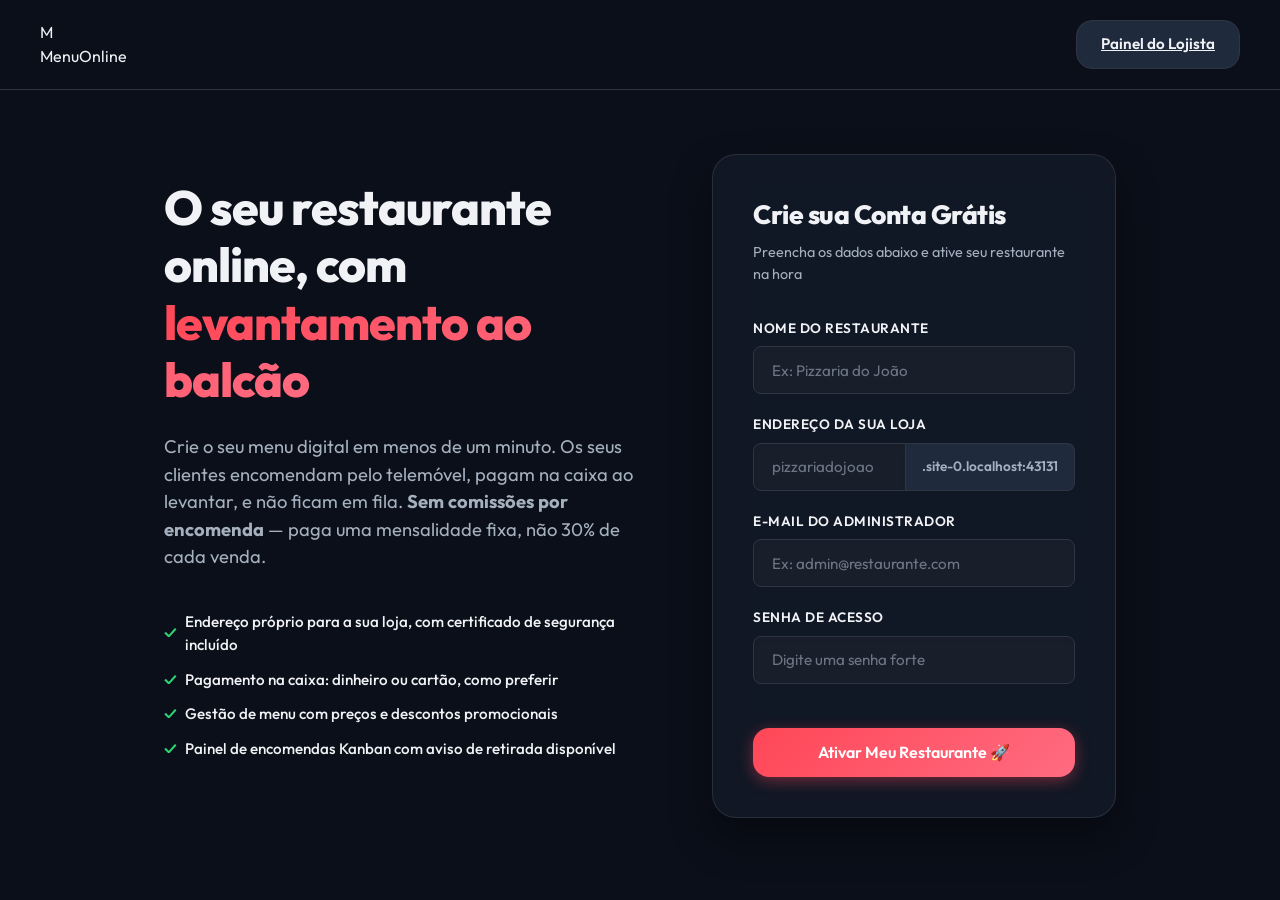
<file: static/index.html>
<!DOCTYPE html>
<html lang="pt-PT">
<head>
  <meta charset="UTF-8">
  <meta name="viewport" content="width=device-width, initial-scale=1.0">
  <title>SaaS Menu Online - Crie o Seu Menu Digital em Minutos</title>
  <meta name="description" content="Plataforma de menu digital multi-tenant para restaurantes. Crie seu link, receba encomendas para retirada e gerencie pagamentos online.">
  <link rel="stylesheet" href="/static/css/style.css">
  <style>
    .landing-hero {
      max-width: 1000px;
      margin: 4rem auto;
      padding: 0 1.5rem;
      display: grid;
      grid-template-columns: 1.2fr 1fr;
      gap: 4rem;
      align-items: center;
    }
    @media (max-width: 768px) {
      .landing-hero {
        grid-template-columns: 1fr;
        margin: 2rem auto;
        gap: 2.5rem;
      }
    }
    .hero-text h1 {
      font-size: 3rem;
      font-weight: 800;
      line-height: 1.2;
      margin-bottom: 1.5rem;
      letter-spacing: -1px;
    }
    .hero-text h1 span {
      background: linear-gradient(135deg, var(--primary) 0%, #ff6b81 100%);
      -webkit-background-clip: text;
      background-clip: text;
      -webkit-text-fill-color: transparent;
    }
    .hero-text p {
      font-size: 1.15rem;
      color: var(--text-muted);
      margin-bottom: 2.5rem;
    }
    .signup-card {
      padding: 2.5rem;
      border-radius: var(--radius-lg);
    }
    .signup-card h2 {
      font-size: 1.5rem;
      font-weight: 700;
      margin-bottom: 0.5rem;
    }
    .signup-card p {
      font-size: 0.9rem;
      color: var(--text-muted);
      margin-bottom: 1.5rem;
    }
    .feature-list {
      display: flex;
      flex-direction: column;
      gap: 0.75rem;
      margin-bottom: 2rem;
    }
    .feature-item {
      display: flex;
      align-items: center;
      gap: 0.5rem;
      font-size: 0.95rem;
      font-weight: 500;
    }
    .feature-icon {
      color: var(--success);
      font-weight: bold;
    }
  </style>
</head>
<body>

  <!-- Toast Container -->
  <div id="toast-container" class="toast-container"></div>

  <!-- Header/Navbar -->
  <header style="border-bottom: 1px solid var(--border-color); padding: 1.25rem 2rem;">
    <div style="max-width: 1200px; margin: 0 auto; display: flex; justify-content: space-between; align-items: center;">
      <div class="logo-container">
        <div class="logo-icon">M</div>
        <div class="logo-text">Menu<span>Online</span></div>
      </div>
      <div>
        <a href="/admin" class="btn btn-secondary">Painel do Lojista</a>
      </div>
    </div>
  </header>

  <!-- Hero Section -->
  <main class="landing-hero anim-slide-up">
    <div class="hero-text">
      <h1>O seu restaurante online, com <span>levantamento ao balcão</span></h1>
      <p>
        Crie o seu menu digital em menos de um minuto. Os seus clientes encomendam pelo telemóvel, pagam na caixa ao levantar, e não ficam em fila. <strong>Sem comissões por encomenda</strong> — paga uma mensalidade fixa, não 30% de cada venda.
      </p>
      
      <div class="feature-list">
        <div class="feature-item">
          <span class="feature-icon">✓</span> Endereço próprio para a sua loja, com certificado de segurança incluído
        </div>
        <div class="feature-item">
          <span class="feature-icon">✓</span> Pagamento na caixa: dinheiro ou cartão, como preferir
        </div>
        <div class="feature-item">
          <span class="feature-icon">✓</span> Gestão de menu com preços e descontos promocionais
        </div>
        <div class="feature-item">
          <span class="feature-icon">✓</span> Painel de encomendas Kanban com aviso de retirada disponível
        </div>
      </div>
    </div>

    <!-- Cadastro -->
    <div class="signup-card glass" style="box-shadow: 0 20px 40px rgba(0,0,0,0.4); border: 1px solid rgba(255,255,255,0.1);">
      <h2 style="font-size: 1.65rem; font-weight: 800; letter-spacing:-0.5px;">Crie sua Conta Grátis</h2>
      <p style="margin-bottom: 2rem;">Preencha os dados abaixo e ative seu restaurante na hora</p>
      
      <form id="signup-form">
        <div class="form-group">
          <label for="reg-nome">Nome do Restaurante</label>
          <input type="text" id="reg-nome" class="form-control" placeholder="Ex: Pizzaria do João" required>
        </div>
        <div class="form-group">
          <label for="reg-slug">Endereço da sua loja</label>
          <div style="display:flex; align-items:stretch;">
            <input type="text" id="reg-slug" class="form-control" placeholder="pizzariadojoao" required style="border-top-right-radius:0; border-bottom-right-radius:0; flex:1;">
            <span id="slug-suffix" style="display:inline-flex; align-items:center; background:var(--bg-tertiary); border:1px solid var(--border-color); border-left:none; padding:0 1rem; border-top-right-radius:var(--radius-sm); border-bottom-right-radius:var(--radius-sm); font-size:0.85rem; color:var(--text-muted); font-weight:600; white-space:nowrap;"></span>
          </div>
        </div>
        <div class="form-group">
          <label for="reg-email">E-mail do Administrador</label>
          <input type="email" id="reg-email" class="form-control" placeholder="Ex: admin@restaurante.com" required>
        </div>
        <div class="form-group">
          <label for="reg-password">Senha de Acesso</label>
          <input type="password" id="reg-password" class="form-control" placeholder="Digite uma senha forte" required>
        </div>
        <button type="submit" class="btn btn-primary" style="width: 100%; margin-top: 1.5rem; padding:0.9rem; font-size:1rem;">Ativar Meu Restaurante 🚀</button>
      </form>
    </div>
  </main>


  <script src="/static/js/common.js"></script>
  <script src="/static/js/landing.js"></script>
</body>
</html>
</file>
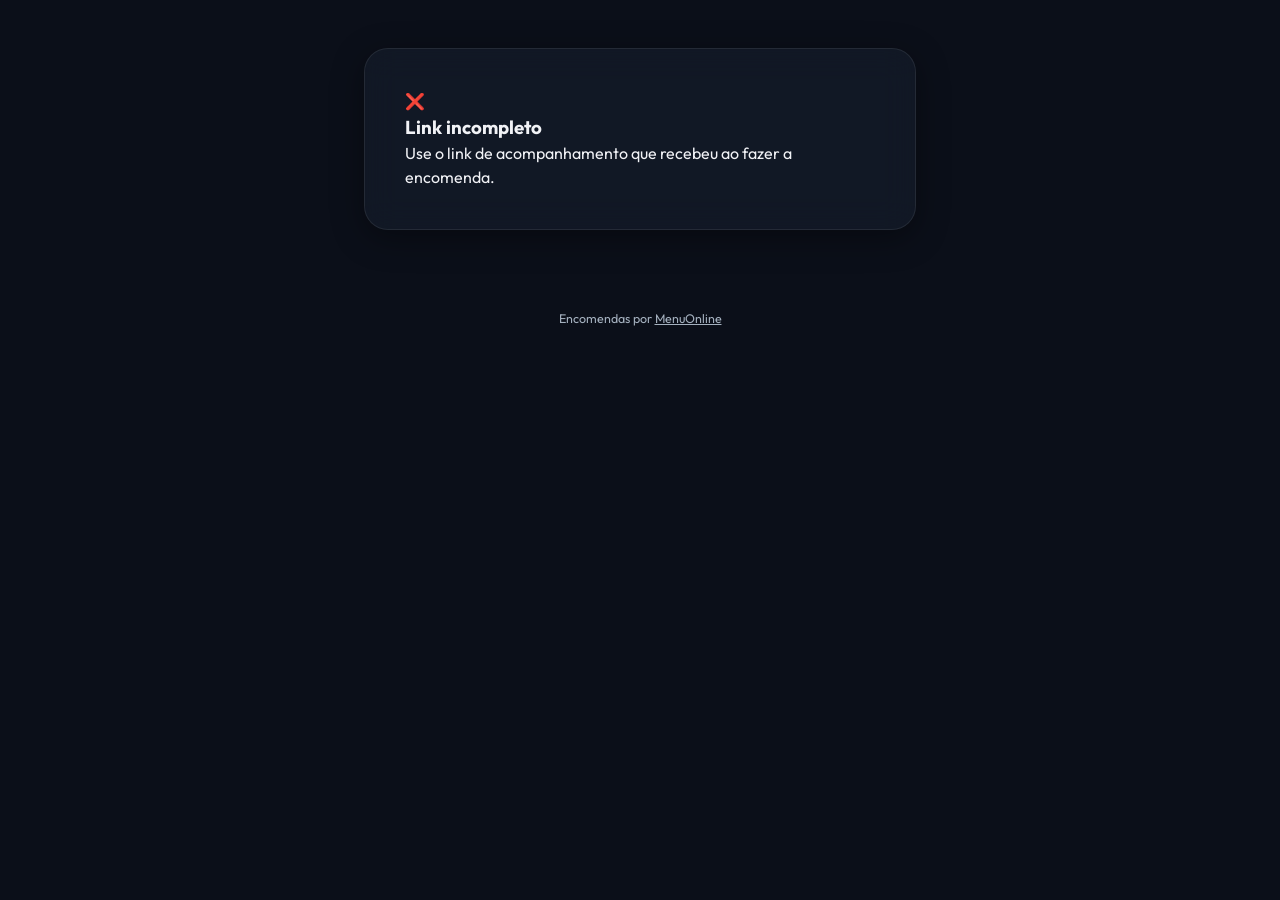
<file: static/order.html>
<!DOCTYPE html>
<html lang="pt-PT">
<head>
  <meta charset="UTF-8">
  <meta name="viewport" content="width=device-width, initial-scale=1.0">
  <!-- O título é substituído pelo nome do restaurante em branding.js. -->
  <title>A sua encomenda</title>
  <link rel="stylesheet" href="/static/css/style.css">
  <style>
    .tracking-container {
      max-width: 600px;
      margin: 3rem auto;
      padding: 0 1.5rem;
    }
    .tracking-card {
      padding: 2.5rem;
      border-radius: var(--radius-lg);
      margin-bottom: 2rem;
    }
    .tracking-header {
      text-align: center;
      margin-bottom: 2rem;
    }
    .restaurant-title {
      font-size: 1.75rem;
      font-weight: 800;
      color: #fff;
    }
    .order-code {
      color: var(--text-muted);
      font-size: 0.9rem;
      margin-top: 0.25rem;
    }
    
    /* Progress tracker */
    .tracker-flow {
      display: flex;
      justify-content: space-between;
      align-items: center;
      position: relative;
      margin: 2.5rem 0 1.5rem;
      padding: 0 1rem;
    }
    .tracker-bar {
      position: absolute;
      top: 50%;
      left: 1rem;
      right: 1rem;
      height: 4px;
      background: var(--bg-tertiary);
      z-index: 1;
      transform: translateY(-50%);
    }
    .tracker-bar-fill {
      position: absolute;
      top: 0;
      left: 0;
      height: 100%;
      width: 0%;
      background: var(--success);
      z-index: 2;
      transition: width 0.6s cubic-bezier(0.4, 0, 0.2, 1);
    }
    .tracker-dot {
      width: 20px;
      height: 20px;
      border-radius: 50%;
      background: var(--bg-primary);
      border: 3px solid var(--border-color);
      z-index: 3;
      position: relative;
      transition: var(--transition);
    }
    .tracker-dot.active {
      border-color: var(--primary);
      background: var(--bg-primary);
      transform: scale(1.2);
    }
    .tracker-dot.completed {
      border-color: var(--success);
      background: var(--success);
    }
    .tracker-labels {
      display: flex;
      justify-content: space-between;
      margin-bottom: 2.5rem;
      font-size: 0.75rem;
      font-weight: 700;
      text-transform: uppercase;
      color: var(--text-muted);
      padding: 0 0.5rem;
    }
    .tracker-label-item {
      width: 60px;
      text-align: center;
    }
    .tracker-label-item.active {
      color: var(--primary);
    }
    .tracker-label-item.completed {
      color: var(--success);
    }

    .status-alert-box {
      padding: 1.25rem;
      border-radius: var(--radius-md);
      background: rgba(255, 255, 255, 0.02);
      border: 1px solid var(--border-color);
      margin-bottom: 2rem;
      text-align: center;
    }
    
    .detail-row {
      display: flex;
      justify-content: space-between;
      padding: 0.75rem 0;
      border-bottom: 1px solid var(--border-color);
      font-size: 0.95rem;
    }
    .detail-row:last-child {
      border-bottom: none;
    }
  </style>
</head>
<body data-titulo-sufixo="a sua encomenda">

  <div class="tracking-container">
    <div class="tracking-card glass anim-slide-up" id="order-tracking-card">
      
      <!-- Cabeçalho -->
      <div class="tracking-header">
        <h1 class="restaurant-title" id="track-rest-name">Restaurante</h1>
        <div class="order-code">Código do Pedido: <span id="track-order-id">#0</span></div>
        <div class="order-code" style="font-size:0.8rem;" id="track-time">--:--</div>
      </div>

      <!-- Tracker Visual -->
      <div class="tracker-flow">
        <div class="tracker-bar">
          <div class="tracker-bar-fill" id="tracker-bar-fill"></div>
        </div>
        <div class="tracker-dot" id="dot-0"></div>
        <div class="tracker-dot" id="dot-1"></div>
        <div class="tracker-dot" id="dot-2"></div>
        <div class="tracker-dot" id="dot-3"></div>
      </div>

      <!-- Rótulos do Tracker -->
      <div class="tracker-labels">
        <span class="tracker-label-item">Criado</span>
        <span class="tracker-label-item">Preparo</span>
        <span class="tracker-label-item">Pronto</span>
        <span class="tracker-label-item">Retirado</span>
      </div>

      <!-- Alerta/Mensagem de Status Principal -->
      <div class="status-alert-box">
        <span class="restaurant-badge" style="margin-bottom: 0.75rem;" id="track-status-badge">Carregando...</span>
        <div id="track-status-desc">
          <p>Consultando informações do seu pedido no servidor...</p>
        </div>
      </div>

      <!-- Detalhes do Pedido -->
      <div style="margin-top:2.5rem;">
        <h3 style="font-size:1.1rem; font-weight:700; margin-bottom:1rem; border-bottom: 2px solid var(--border-color); padding-bottom:0.5rem;">Resumo da Retirada</h3>
        
        <div class="detail-row">
          <span style="color:var(--text-muted);">Nome do Cliente</span>
          <strong id="track-client-name">--</strong>
        </div>
        <div class="detail-row">
          <span style="color:var(--text-muted);">WhatsApp de Contato</span>
          <strong id="track-client-phone">--</strong>
        </div>
        <div class="detail-row">
          <span style="color:var(--text-muted);">Pagamento</span>
          <strong id="track-payment">--</strong>
        </div>
      </div>

      <!-- Itens do Pedido -->
      <div style="margin-top:2rem;">
        <h3 style="font-size:1.1rem; font-weight:700; margin-bottom:1rem; border-bottom: 2px solid var(--border-color); padding-bottom:0.5rem;">Itens Selecionados</h3>
        <div id="track-items-list" style="padding: 0.5rem 0;">
          <!-- Injetado via JS -->
        </div>
        <div class="detail-row" style="border-top: 2px dashed var(--border-color); padding-top: 1rem; font-size:1.15rem; font-weight:700;">
          <span>Valor Total</span>
          <span id="track-total" style="color:var(--success);">0,00 €</span>
        <div id="track-iva"></div>
        </div>
      </div>

      <!-- Botão Voltar ao Cardápio -->
      <div style="margin-top:2.5rem; text-align:center;">
        <p style="font-size:0.8rem; color:var(--text-muted); margin-bottom:1rem;">Deseja adicionar mais itens ou fazer outro pedido?</p>
        <button class="btn btn-secondary" id="btn-back-menu" style="width: 100%;">Voltar ao menu</button>
      </div>

    </div>
  </div>

  <script src="/static/js/common.js"></script>
  <script src="/static/js/branding.js"></script>
  <script src="/static/js/order.js"></script>
  <!-- O botão de voltar ao menu é ligado em order.js, que já conhece o slug da
       encomenda. O script inline que aqui existia fazia polling do endpoint antigo
       /api/pedidos/:id e era bloqueado pela CSP. -->

  <footer id="marca-plataforma" style="text-align:center; padding:2rem 1rem 3rem; color:var(--text-muted); font-size:0.78rem;">
    Encomendas por <a href="/" style="color:var(--text-muted); text-decoration:underline;">MenuOnline</a>
  </footer>
</body>
</html>
</file>
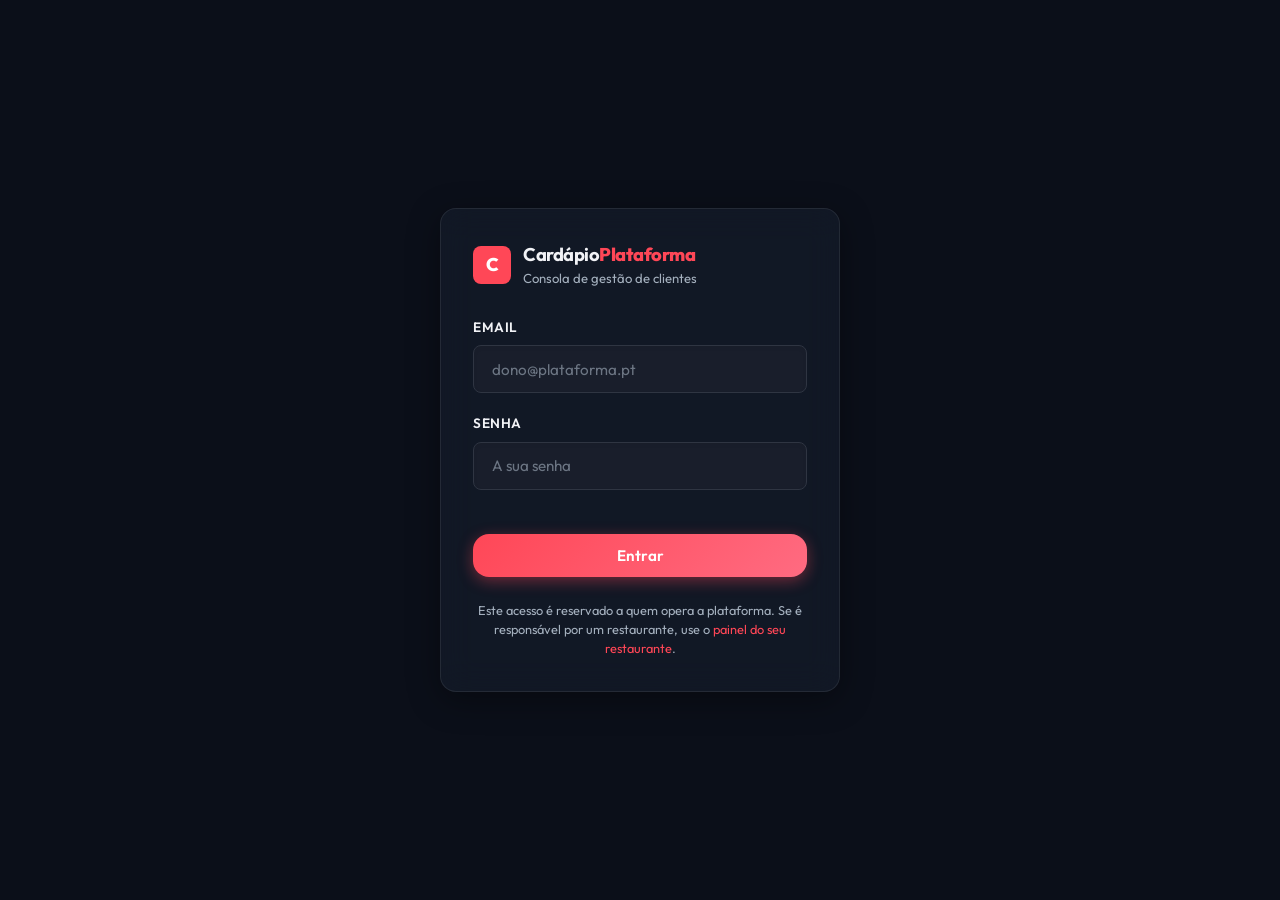
<file: static/plataforma.html>
<!DOCTYPE html>
<html lang="pt-PT">
<head>
  <meta charset="UTF-8">
  <meta name="viewport" content="width=device-width, initial-scale=1.0">
  <title>Painel da Plataforma — Gestão de Clientes</title>
  <!-- Sem manifest nem service worker: este painel não é para instalar no telemóvel, e o
       service worker de /sw.js controla /admin, não esta página. -->
  <meta name="robots" content="noindex, nofollow">
  <meta name="theme-color" content="#0b0f19">
  <link rel="icon" href="/static/icons/icone-192.png">
  <link rel="stylesheet" href="/static/css/style.css">
  <link rel="stylesheet" href="/static/css/plataforma.css">
</head>
<body>

  <div id="toast-container" class="toast-container"></div>

  <!-- Entrada. Fica visível até haver sessão válida. -->
  <div class="p-login" id="login-overlay">
    <div class="p-login-card glass">
      <div class="p-login-marca">
        <div class="p-logo-icon">C</div>
        <div>
          <strong>Cardápio</strong><span class="p-logo-sufixo">Plataforma</span>
          <p class="p-login-sub">Consola de gestão de clientes</p>
        </div>
      </div>

      <form id="login-form" autocomplete="on">
        <div class="form-group">
          <label for="login-email">Email</label>
          <input type="email" id="login-email" class="form-control" required
                 autocomplete="username" placeholder="dono@plataforma.pt">
        </div>
        <div class="form-group" style="margin-top:1rem;">
          <label for="login-password">Senha</label>
          <input type="password" id="login-password" class="form-control" required
                 autocomplete="current-password" placeholder="A sua senha">
        </div>
        <button type="submit" class="btn btn-primary p-btn-bloco" id="login-btn">Entrar</button>
      </form>

      <p class="p-login-nota">
        Este acesso é reservado a quem opera a plataforma. Se é responsável por um
        restaurante, use o <a href="/admin">painel do seu restaurante</a>.
      </p>
    </div>
  </div>

  <!-- Consola. -->
  <div class="p-app" id="app" hidden>

    <aside class="p-sidebar">
      <div class="p-login-marca">
        <div class="p-logo-icon">C</div>
        <div>
          <strong>Cardápio</strong><span class="p-logo-sufixo">Plataforma</span>
        </div>
      </div>

      <div class="p-conta">
        <span class="p-conta-etiqueta">Sessão</span>
        <strong id="admin-nome">—</strong>
        <span class="p-conta-email" id="admin-email"></span>
      </div>

      <nav>
        <ul class="p-nav" id="nav">
          <li><button type="button" class="p-nav-btn activo" data-vista="resumo">
            <span aria-hidden="true">📊</span> Resumo</button></li>
          <li><button type="button" class="p-nav-btn" data-vista="restaurantes">
            <span aria-hidden="true">🏪</span> Restaurantes</button></li>
          <li><button type="button" class="p-nav-btn" data-vista="auditoria">
            <span aria-hidden="true">🧾</span> Auditoria</button></li>
        </ul>
      </nav>

      <div class="p-sidebar-fundo">
        <button type="button" class="p-nav-btn" id="btn-alterar-senha">
          <span aria-hidden="true">🔑</span> Alterar senha</button>
        <button type="button" class="p-nav-btn p-nav-sair" id="btn-sair">
          <span aria-hidden="true">↩</span> Sair</button>
      </div>
    </aside>

    <main class="p-main">

      <!-- Resumo -->
      <section id="vista-resumo">
        <header class="p-cabecalho">
          <div>
            <h1>Resumo da plataforma</h1>
            <p id="resumo-sub">A carregar…</p>
          </div>
          <button type="button" class="btn btn-secondary" id="btn-actualizar-resumo">Actualizar</button>
        </header>

        <div class="p-kpis" id="resumo-kpis"></div>

        <div class="p-cartao glass">
          <div class="p-cartao-topo">
            <h2>Encomendas dos últimos 14 dias</h2>
            <span class="p-legenda" id="serie-legenda"></span>
          </div>
          <div id="serie-grafico" class="p-grafico"></div>
        </div>

        <div class="p-cartao glass">
          <div class="p-cartao-topo">
            <h2>Clientes com mais volume (30 dias)</h2>
            <button type="button" class="p-link" id="btn-ver-todos">Ver todos os restaurantes</button>
          </div>
          <div class="p-tabela-envolvente">
            <table class="p-tabela">
              <thead>
                <tr>
                  <th>Restaurante</th><th class="p-num">Encomendas</th>
                  <th class="p-num">Volume</th><th>Última encomenda</th>
                </tr>
              </thead>
              <tbody id="top-clientes"></tbody>
            </table>
          </div>
        </div>
      </section>

      <!-- Restaurantes -->
      <section id="vista-restaurantes" hidden>
        <header class="p-cabecalho">
          <div>
            <h1>Restaurantes</h1>
            <p id="lista-sub">A carregar…</p>
          </div>
        </header>

        <div class="p-filtros glass">
          <div class="p-filtro-busca">
            <label class="p-etiqueta" for="filtro-q">Procurar</label>
            <input type="search" id="filtro-q" class="form-control"
                   placeholder="Nome, endereço, domínio ou NIF">
          </div>
          <div>
            <label class="p-etiqueta" for="filtro-estado">Estado</label>
            <select id="filtro-estado" class="form-control">
              <option value="">Todos</option>
              <option value="activos">Activos</option>
              <option value="suspensos">Suspensos</option>
              <option value="sem_vendas">Sem vendas</option>
            </select>
          </div>
          <div>
            <label class="p-etiqueta" for="filtro-ordem">Ordenar por</label>
            <select id="filtro-ordem" class="form-control">
              <option value="recentes">Mais recentes</option>
              <option value="volume">Volume (30 dias)</option>
              <option value="encomendas">Encomendas (30 dias)</option>
              <option value="actividade">Última encomenda</option>
              <option value="nome">Nome</option>
            </select>
          </div>
        </div>

        <div class="p-cartao glass">
          <div class="p-tabela-envolvente">
            <table class="p-tabela p-tabela-clicavel">
              <thead>
                <tr>
                  <th>Restaurante</th><th>Endereço</th><th>Estado</th>
                  <th class="p-num">Equipa</th><th class="p-num">Produtos</th>
                  <th class="p-num">Encomendas 30d</th><th class="p-num">Volume 30d</th>
                  <th>Cliente desde</th>
                </tr>
              </thead>
              <tbody id="lista-restaurantes"></tbody>
            </table>
          </div>
          <div class="p-paginacao" id="lista-paginacao"></div>
        </div>
      </section>

      <!-- Auditoria -->
      <section id="vista-auditoria" hidden>
        <header class="p-cabecalho">
          <div>
            <h1>Registo de auditoria</h1>
            <p id="auditoria-sub">Acções administrativas de todos os restaurantes.</p>
          </div>
          <button type="button" class="btn btn-secondary" id="btn-actualizar-auditoria">Actualizar</button>
        </header>

        <div class="p-filtros glass">
          <div class="p-filtro-busca">
            <label class="p-etiqueta" for="auditoria-acao">Acção começa por</label>
            <input type="search" id="auditoria-acao" class="form-control"
                   placeholder="Ex.: encomenda_, plataforma_, config_">
          </div>
        </div>

        <div class="p-cartao glass">
          <div class="p-tabela-envolvente">
            <table class="p-tabela">
              <thead>
                <tr>
                  <th>Quando</th><th>Restaurante</th><th>Quem</th>
                  <th>Acção</th><th>Detalhe</th><th>IP</th>
                </tr>
              </thead>
              <tbody id="lista-auditoria"></tbody>
            </table>
          </div>
          <div class="p-paginacao" id="auditoria-paginacao"></div>
        </div>
      </section>

    </main>
  </div>

  <!-- Detalhe de um restaurante. Preenchido por JavaScript. -->
  <div class="p-gaveta-fundo" id="detalhe-fundo" hidden>
    <aside class="p-gaveta glass" id="detalhe" role="dialog" aria-modal="true"
           aria-labelledby="detalhe-titulo" tabindex="-1"></aside>
  </div>

  <!-- Alterar a senha da conta da plataforma. -->
  <div class="p-modal-fundo" id="senha-fundo" hidden>
    <div class="p-modal glass" role="dialog" aria-modal="true" aria-labelledby="senha-titulo">
      <h2 id="senha-titulo">Alterar a senha</h2>
      <p class="p-modal-sub">Ao mudar a senha, as outras sessões abertas são terminadas.</p>
      <form id="senha-form">
        <div class="form-group">
          <label for="senha-atual">Senha actual</label>
          <input type="password" id="senha-atual" class="form-control" required
                 autocomplete="current-password">
        </div>
        <div class="form-group" style="margin-top:1rem;">
          <label for="senha-nova">Senha nova</label>
          <input type="password" id="senha-nova" class="form-control" required
                 minlength="8" autocomplete="new-password">
          <!-- As regras aqui em vez de só na resposta do servidor: uma senha recusada
               depois de submeter obriga a adivinhar o que faltava. -->
          <p class="p-campo-ajuda">Pelo menos 8 caracteres, com uma letra e um número.</p>
        </div>
        <div class="p-modal-acoes">
          <button type="button" class="btn btn-secondary" id="senha-cancelar">Cancelar</button>
          <button type="submit" class="btn btn-primary" id="senha-guardar">Guardar</button>
        </div>
      </form>
    </div>
  </div>

  <!-- common.js primeiro: define esc, formatCents e showToast, que plataforma.js consome. -->
  <script src="/static/js/common.js"></script>
  <script src="/static/js/plataforma.js"></script>
</body>
</html>
</file>
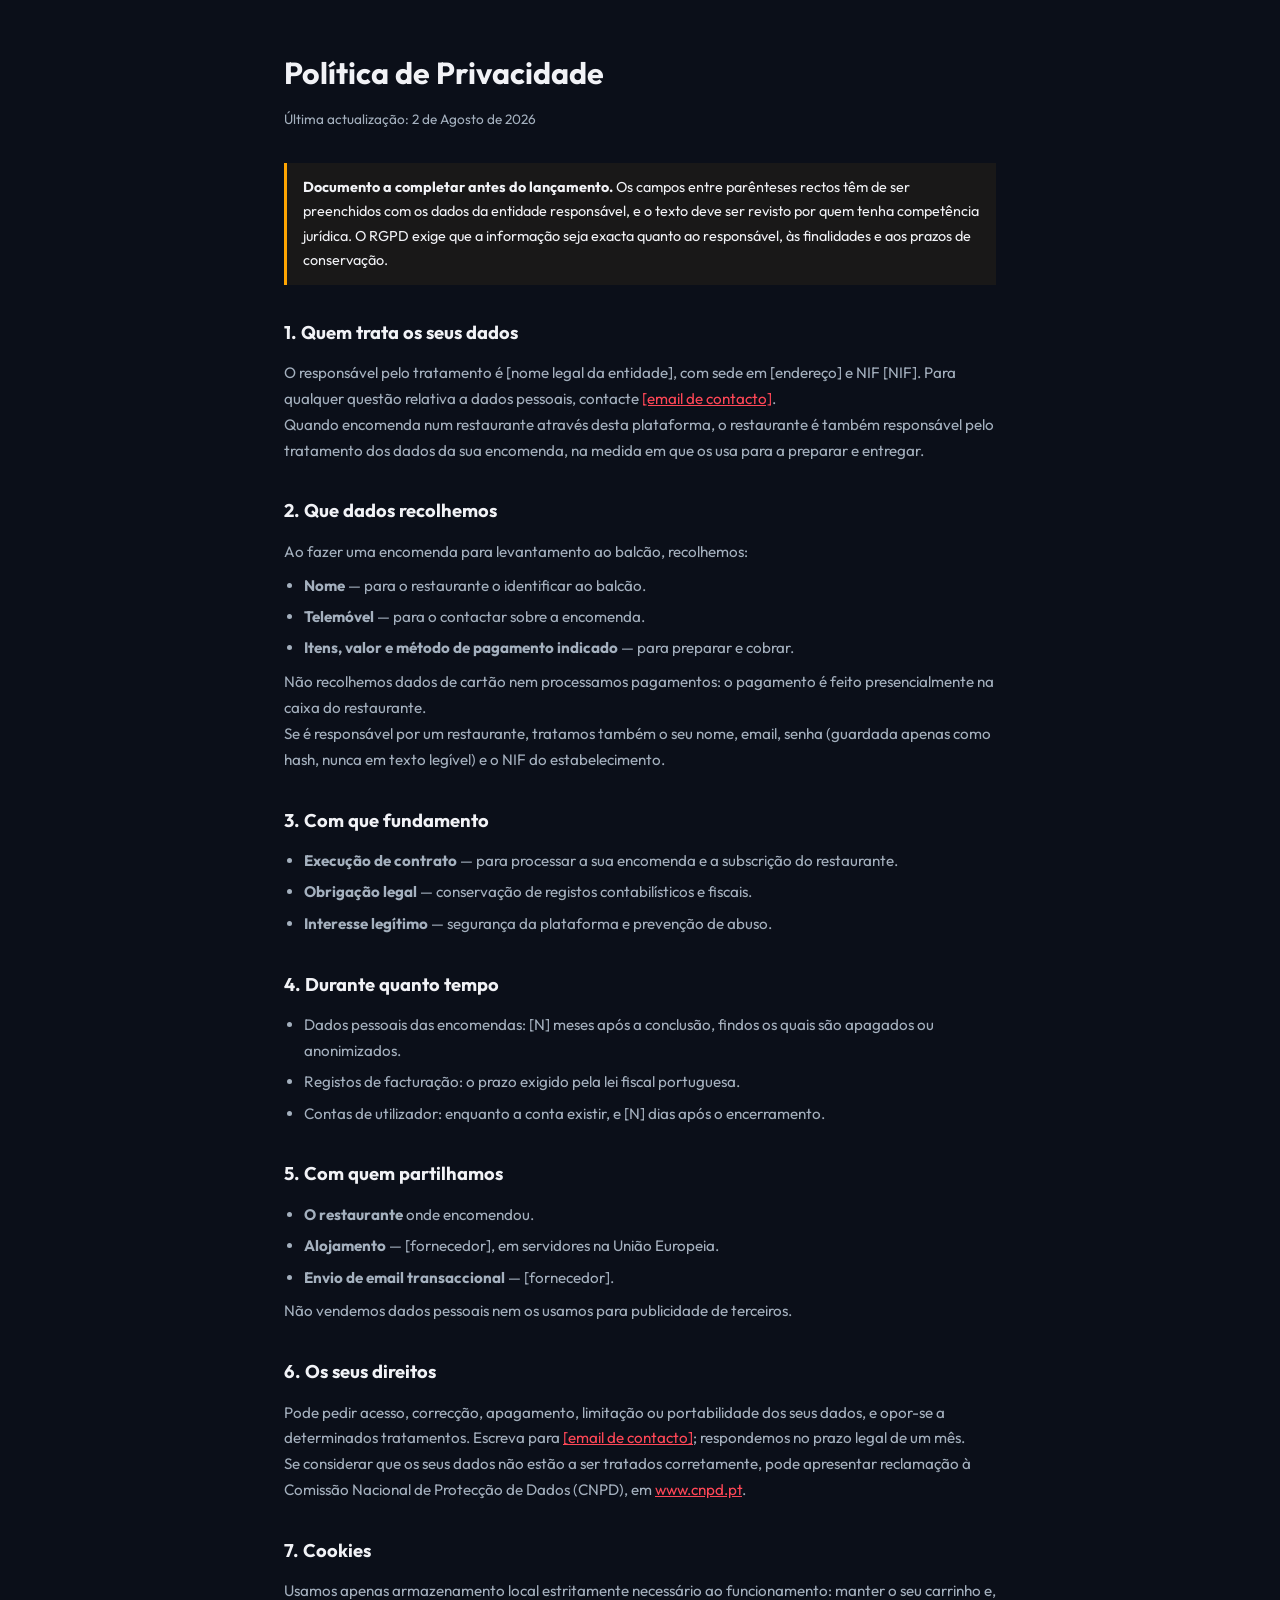
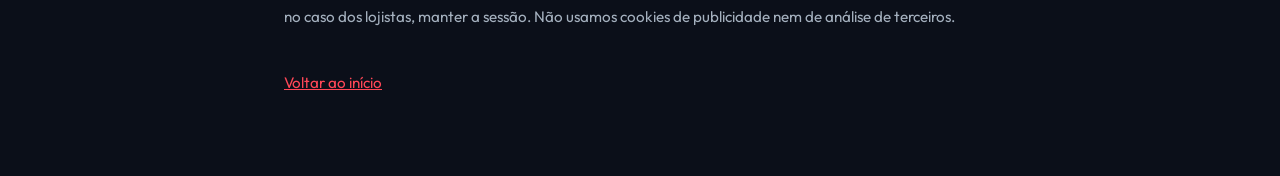
<file: static/privacidade.html>
<!DOCTYPE html>
<html lang="pt-PT">
<head>
  <meta charset="UTF-8">
  <meta name="viewport" content="width=device-width, initial-scale=1.0">
  <title>Política de Privacidade</title>
  <link rel="stylesheet" href="/static/css/style.css">
  <style>
    .doc { max-width: 760px; margin: 0 auto; padding: 3rem 1.5rem 5rem; line-height: 1.7; }
    .doc h1 { font-size: 1.9rem; margin-bottom: 0.5rem; }
    .doc h2 { font-size: 1.15rem; margin: 2rem 0 0.75rem; }
    .doc p, .doc li { color: var(--text-muted); font-size: 0.95rem; }
    .doc ul { padding-left: 1.25rem; margin: 0.5rem 0; }
    .doc li { margin-bottom: 0.35rem; }
    .doc .meta { font-size: 0.85rem; margin-bottom: 2rem; }
    .doc .aviso {
      border-left: 3px solid var(--warning); padding: 0.75rem 1rem;
      margin: 1.5rem 0; font-size: 0.9rem; background: rgba(255,165,2,0.06);
    }
    .doc a { color: var(--primary); }
  </style>
</head>
<body>
  <article class="doc">
    <h1>Política de Privacidade</h1>
    <p class="meta">Última actualização: 2 de Agosto de 2026</p>

    <div class="aviso">
      <strong>Documento a completar antes do lançamento.</strong> Os campos entre parênteses
      rectos têm de ser preenchidos com os dados da entidade responsável, e o texto deve ser
      revisto por quem tenha competência jurídica. O RGPD exige que a informação seja exacta
      quanto ao responsável, às finalidades e aos prazos de conservação.
    </div>

    <h2>1. Quem trata os seus dados</h2>
    <p>
      O responsável pelo tratamento é [nome legal da entidade], com sede em [endereço] e NIF
      [NIF]. Para qualquer questão relativa a dados pessoais, contacte
      <a href="mailto:[email de contacto]">[email de contacto]</a>.
    </p>
    <p>
      Quando encomenda num restaurante através desta plataforma, o restaurante é também
      responsável pelo tratamento dos dados da sua encomenda, na medida em que os usa para a
      preparar e entregar.
    </p>

    <h2>2. Que dados recolhemos</h2>
    <p>Ao fazer uma encomenda para levantamento ao balcão, recolhemos:</p>
    <ul>
      <li><strong>Nome</strong> — para o restaurante o identificar ao balcão.</li>
      <li><strong>Telemóvel</strong> — para o contactar sobre a encomenda.</li>
      <li><strong>Itens, valor e método de pagamento indicado</strong> — para preparar e cobrar.</li>
    </ul>
    <p>
      Não recolhemos dados de cartão nem processamos pagamentos: o pagamento é feito
      presencialmente na caixa do restaurante.
    </p>
    <p>
      Se é responsável por um restaurante, tratamos também o seu nome, email, senha (guardada
      apenas como hash, nunca em texto legível) e o NIF do estabelecimento.
    </p>

    <h2>3. Com que fundamento</h2>
    <ul>
      <li><strong>Execução de contrato</strong> — para processar a sua encomenda e a subscrição do restaurante.</li>
      <li><strong>Obrigação legal</strong> — conservação de registos contabilísticos e fiscais.</li>
      <li><strong>Interesse legítimo</strong> — segurança da plataforma e prevenção de abuso.</li>
    </ul>

    <h2>4. Durante quanto tempo</h2>
    <ul>
      <li>Dados pessoais das encomendas: [N] meses após a conclusão, findos os quais são apagados ou anonimizados.</li>
      <li>Registos de facturação: o prazo exigido pela lei fiscal portuguesa.</li>
      <li>Contas de utilizador: enquanto a conta existir, e [N] dias após o encerramento.</li>
    </ul>

    <h2>5. Com quem partilhamos</h2>
    <ul>
      <li><strong>O restaurante</strong> onde encomendou.</li>
      <li><strong>Alojamento</strong> — [fornecedor], em servidores na União Europeia.</li>
      <li><strong>Envio de email transaccional</strong> — [fornecedor].</li>
    </ul>
    <p>Não vendemos dados pessoais nem os usamos para publicidade de terceiros.</p>

    <h2>6. Os seus direitos</h2>
    <p>
      Pode pedir acesso, correcção, apagamento, limitação ou portabilidade dos seus dados, e
      opor-se a determinados tratamentos. Escreva para
      <a href="mailto:[email de contacto]">[email de contacto]</a>; respondemos no prazo legal
      de um mês.
    </p>
    <p>
      Se considerar que os seus dados não estão a ser tratados corretamente, pode apresentar
      reclamação à Comissão Nacional de Protecção de Dados (CNPD), em
      <a href="https://www.cnpd.pt" rel="noopener">www.cnpd.pt</a>.
    </p>

    <h2>7. Cookies</h2>
    <p>
      Usamos apenas armazenamento local estritamente necessário ao funcionamento: manter o seu
      carrinho e, no caso dos lojistas, manter a sessão. Não usamos cookies de publicidade nem
      de análise de terceiros.
    </p>

    <p style="margin-top:2.5rem;"><a href="/">Voltar ao início</a></p>
  </article>
</body>
</html>
</file>
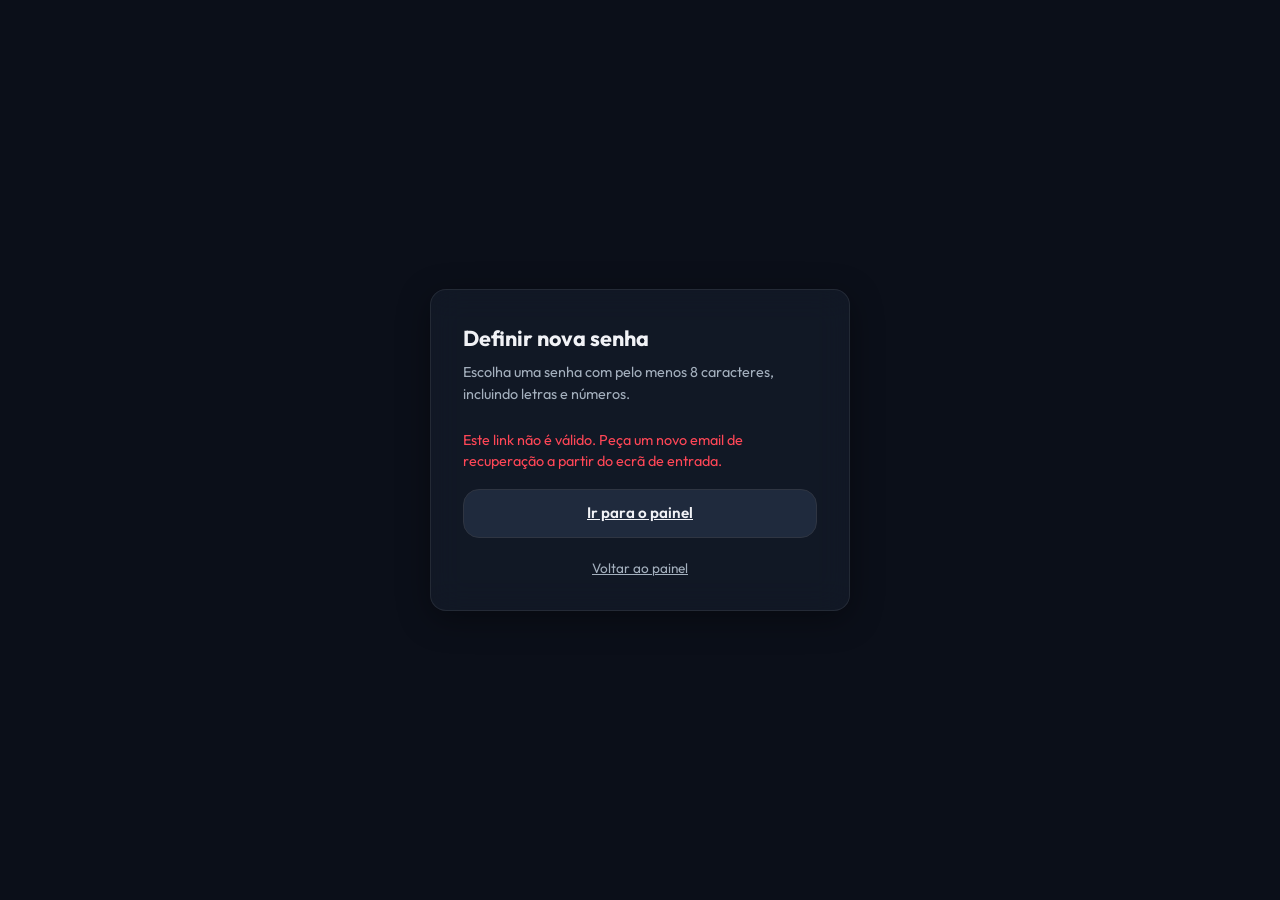
<file: static/reset.html>
<!DOCTYPE html>
<html lang="pt-PT">
<head>
  <meta charset="UTF-8">
  <meta name="viewport" content="width=device-width, initial-scale=1.0">
  <meta name="robots" content="noindex, nofollow">
  <title>Definir nova senha</title>
  <link rel="stylesheet" href="/static/css/style.css">
  <link rel="stylesheet" href="/static/css/admin.css">
</head>
<body>
  <div id="toast-container" class="toast-container"></div>

  <main style="min-height:100vh; display:flex; align-items:center; justify-content:center; padding:1.5rem;">
    <div class="glass" style="width:100%; max-width:420px; padding:2rem; border-radius:var(--radius-md);">
      <h1 style="font-size:1.35rem; margin-bottom:0.5rem;">Definir nova senha</h1>
      <p style="font-size:0.9rem; color:var(--text-muted); margin-bottom:1.5rem;">
        Escolha uma senha com pelo menos 8 caracteres, incluindo letras e números.
      </p>

      <form id="reset-form">
        <div class="form-group">
          <label for="nova-senha">Nova senha</label>
          <input type="password" id="nova-senha" class="form-control" required
                 autocomplete="new-password" minlength="8">
        </div>

        <div class="form-group" style="margin-top:1rem;">
          <label for="confirmar-senha">Confirmar nova senha</label>
          <input type="password" id="confirmar-senha" class="form-control" required
                 autocomplete="new-password" minlength="8">
        </div>

        <button type="submit" class="btn btn-primary" id="btn-guardar"
                style="width:100%; margin-top:1.5rem;">Guardar nova senha</button>
      </form>

      <div id="sem-token" style="display:none;">
        <p style="color:var(--danger); font-size:0.9rem;">
          Este link não é válido. Peça um novo email de recuperação a partir do ecrã de entrada.
        </p>
        <a href="/admin" class="btn btn-secondary" style="width:100%; margin-top:1rem;">Ir para o painel</a>
      </div>

      <p style="text-align:center; margin-top:1.25rem; font-size:0.85rem;">
        <a href="/admin" style="color:var(--text-muted);">Voltar ao painel</a>
      </p>
    </div>
  </main>

  <script src="/static/js/common.js"></script>
  <script src="/static/js/reset.js"></script>
</body>
</html>
</file>
<file: static/css/style.css>
@import url('https://fonts.googleapis.com/css2?family=Outfit:wght@300;400;500;600;700;800&display=swap');

:root {
  --bg-primary: #0b0f19;
  --bg-secondary: #161e2e;
  --bg-tertiary: #1f2a3d;
  
  --primary: #ff4757;
  --primary-hover: #ff6b81;
  --success: #2ed573;
  --warning: #ffa502;
  --danger: #ff4757;
  --info: #1e90ff;
  
  --text-main: #f1f2f6;
  --text-muted: #a4b0be;
  --border-color: #2f3542;
  
  --radius-sm: 8px;
  --radius-md: 16px;
  --radius-lg: 24px;
  
  --transition: all 0.3s cubic-bezier(0.4, 0, 0.2, 1);
  --shadow: 0 10px 30px rgba(0, 0, 0, 0.25);
  
  --glass-bg: rgba(22, 30, 46, 0.6);
  --glass-border: rgba(255, 255, 255, 0.08);
  --glass-glow: 0 8px 32px 0 rgba(0, 0, 0, 0.37);
}

* {
  box-sizing: border-box;
  margin: 0;
  padding: 0;
}

body {
  font-family: 'Outfit', sans-serif;
  background-color: var(--bg-primary);
  color: var(--text-main);
  line-height: 1.5;
  -webkit-font-smoothing: antialiased;
}

/* Scrollbar personalizada */
::-webkit-scrollbar {
  width: 8px;
}
::-webkit-scrollbar-track {
  background: var(--bg-primary);
}
::-webkit-scrollbar-thumb {
  background: var(--bg-tertiary);
  border-radius: var(--radius-sm);
}
::-webkit-scrollbar-thumb:hover {
  background: var(--primary);
}

/* Glassmorphism utility */
.glass {
  background: var(--glass-bg);
  backdrop-filter: blur(16px);
  -webkit-backdrop-filter: blur(16px);
  border: 1px solid var(--glass-border);
  box-shadow: var(--glass-glow);
}

/* Animations */
@keyframes fadeIn {
  from { opacity: 0; }
  to { opacity: 1; }
}

@keyframes slideUp {
  from {
    opacity: 0;
    transform: translateY(20px);
  }
  to {
    opacity: 1;
    transform: translateY(0);
  }
}

@keyframes slideInRight {
  from {
    transform: translateX(100%);
  }
  to {
    transform: translateX(0);
  }
}

@keyframes spin {
  to { transform: rotate(360deg); }
}

@keyframes pulse-ring {
  0% { transform: scale(0.95); box-shadow: 0 0 0 0 rgba(255, 71, 87, 0.7); }
  70% { transform: scale(1); box-shadow: 0 0 0 10px rgba(255, 71, 87, 0); }
  100% { transform: scale(0.95); box-shadow: 0 0 0 0 rgba(255, 71, 87, 0); }
}

.anim-fade { animation: fadeIn 0.4s ease-out forwards; }
.anim-slide-up { animation: slideUp 0.5s cubic-bezier(0.16, 1, 0.3, 1) forwards; }
.anim-pulse { animation: pulse-ring 2s infinite; }

/* Buttons */
.btn {
  font-family: inherit;
  font-weight: 600;
  font-size: 0.95rem;
  padding: 0.75rem 1.5rem;
  border-radius: var(--radius-md);
  border: none;
  cursor: pointer;
  display: inline-flex;
  align-items: center;
  justify-content: center;
  gap: 0.5rem;
  transition: var(--transition);
}

.btn-primary {
  background: linear-gradient(135deg, var(--primary) 0%, #ff6b81 100%);
  color: #fff;
  box-shadow: 0 4px 15px rgba(255, 71, 87, 0.4);
}
.btn-primary:hover {
  transform: translateY(-2px);
  box-shadow: 0 6px 20px rgba(255, 71, 87, 0.6);
}

.btn-secondary {
  background: var(--bg-tertiary);
  color: var(--text-main);
  border: 1px solid var(--border-color);
}
.btn-secondary:hover {
  background: var(--border-color);
  color: #fff;
}

.btn-outline {
  background: transparent;
  color: var(--text-main);
  border: 2px solid var(--border-color);
}
.btn-outline:hover {
  border-color: var(--primary);
  color: var(--primary);
}

.btn:disabled {
  opacity: 0.5;
  cursor: not-allowed;
  transform: none !important;
  box-shadow: none !important;
}

/* Toast Notification */
.toast-container {
  position: fixed;
  top: 20px;
  right: 20px;
  z-index: 9999;
  display: flex;
  flex-direction: column;
  gap: 10px;
}

.toast {
  padding: 1rem 1.5rem;
  border-radius: var(--radius-md);
  color: #fff;
  display: flex;
  align-items: center;
  gap: 0.75rem;
  box-shadow: var(--shadow);
  transform: translateX(120%);
  transition: transform 0.3s cubic-bezier(0.16, 1, 0.3, 1);
  font-weight: 500;
}

.toast.show {
  transform: translateX(0);
}

.toast-success {
  background: rgba(46, 213, 115, 0.95);
  border-left: 5px solid #2ed573;
}

.toast-error {
  background: rgba(255, 71, 87, 0.95);
  border-left: 5px solid #ff4757;
}

.toast-info {
  background: rgba(30, 144, 255, 0.95);
  border-left: 5px solid #1e90ff;
}

/* Forms & Inputs System */
.form-group {
  margin-bottom: 1.25rem;
  display: flex;
  flex-direction: column;
  text-align: left;
}

/* .form-label existe para rótulos que não apontam para um input — por exemplo o
   selector segmentado, que é um radiogroup de botões e não um campo. */
.form-group label,
.form-group .form-label {
  display: block;
  font-weight: 600;
  color: var(--text-main);
  margin-bottom: 0.5rem;
  font-size: 0.85rem;
  text-transform: uppercase;
  letter-spacing: 0.5px;
}

.form-control {
  width: 100%;
  padding: 0.85rem 1.1rem;
  border-radius: var(--radius-sm);
  border: 1px solid var(--border-color);
  background: rgba(255, 255, 255, 0.03);
  color: var(--text-main);
  font-family: inherit;
  font-size: 0.95rem;
  transition: var(--transition);
  box-shadow: inset 0 2px 4px rgba(0, 0, 0, 0.05);
}

.form-control::placeholder {
  color: var(--text-muted);
  opacity: 0.6;
}

.form-control:focus {
  outline: none;
  border-color: var(--primary);
  background: rgba(255, 255, 255, 0.06);
  box-shadow: 0 0 0 3px rgba(255, 71, 87, 0.15), inset 0 2px 4px rgba(0, 0, 0, 0.05);
}

textarea.form-control {
  resize: vertical;
  min-height: 100px;
}

select.form-control {
  appearance: none;
  background-image: url("data:image/svg+xml;charset=UTF-8,%3csvg xmlns='http://www.w3.org/2000/svg' viewBox='0 0 24 24' fill='none' stroke='%23a4b0be' stroke-width='2' stroke-linecap='round' stroke-linejoin='round'%3e%3cpolyline points='6 9 12 15 18 9'%3e%3c/polyline%3e%3c/svg%3e");
  background-repeat: no-repeat;
  background-position: right 1rem center;
  background-size: 1.2em;
  padding-right: 2.5rem;
  background-color: rgba(22, 30, 46, 0.95);
}

/* Modals System */
.modal-overlay {
  position: fixed;
  top: 0;
  left: 0;
  right: 0;
  bottom: 0;
  background: rgba(0, 0, 0, 0.7);
  z-index: 1000;
  display: flex;
  align-items: center;
  justify-content: center;
  opacity: 0;
  pointer-events: none;
  transition: opacity 0.3s ease;
}

.modal-overlay.open {
  opacity: 1;
  pointer-events: auto;
}

.modal-card {
  width: 100%;
  max-width: 500px;
  border-radius: var(--radius-md);
  padding: 2rem;
  position: relative;
  transform: translateY(30px);
  transition: transform 0.3s cubic-bezier(0.175, 0.885, 0.32, 1.275);
}

.modal-overlay.open .modal-card {
  transform: translateY(0);
}

.modal-header {
  display: flex;
  justify-content: space-between;
  align-items: center;
  margin-bottom: 1.5rem;
}

.modal-title {
  font-size: 1.5rem;
  font-weight: 700;
}

.modal-close {
  background: transparent;
  border: none;
  font-size: 1.5rem;
  color: var(--text-muted);
  cursor: pointer;
}



/* ---------------------------------------------------------------------------
   Opções de <select> em tema escuro
   ---------------------------------------------------------------------------
   O popup nativo de um <select> não herda o fundo do elemento fechado: usa o
   fundo do sistema (branco), enquanto o texto herdava a cor clara do tema. O
   resultado era texto quase invisível, visível só na linha realçada. Definir
   explicitamente fundo e cor nas opções resolve em Chrome, Firefox e Edge.
   O Safari no macOS ignora parte disto, razão adicional para preferir o
   selector segmentado abaixo em escolhas curtas. */
select.form-control option,
select.form-control optgroup {
  background-color: #161e2e;
  color: #e8ecf4;
}

/* ---------------------------------------------------------------------------
   Selector segmentado
   ---------------------------------------------------------------------------
   Alternativa ao <select> quando as opções são poucas e fixas: mostra todas de
   uma vez, escolhe-se com um toque, e é inteiramente estilizável — ao contrário
   do popup nativo, que cada browser desenha à sua maneira. */
.seg-group {
  display: flex;
  flex-wrap: wrap;
  gap: 0.4rem;
  padding: 0.3rem;
  background: rgba(22, 30, 46, 0.95);
  border: 1px solid var(--border-color);
  border-radius: var(--radius-sm);
}

.seg-option {
  flex: 1 1 auto;
  min-width: 5.5rem;
  padding: 0.55rem 0.75rem;
  border: 1px solid transparent;
  border-radius: calc(var(--radius-sm) - 2px);
  background: transparent;
  color: var(--text-muted);
  font-family: inherit;
  font-size: 0.9rem;
  font-weight: 600;
  line-height: 1.3;
  text-align: center;
  cursor: pointer;
  transition: background 0.15s, color 0.15s, border-color 0.15s;
}

.seg-option small {
  display: block;
  font-size: 0.72rem;
  font-weight: 500;
  opacity: 0.75;
  margin-top: 0.15rem;
}

.seg-option:hover {
  background: rgba(255, 255, 255, 0.05);
  color: #fff;
}

.seg-option[aria-checked="true"] {
  background: var(--primary);
  border-color: var(--primary);
  /* --on-primary é definido por branding.js a partir da luminância da cor do
     restaurante, para que o texto continue legível com qualquer cor de marca. */
  color: var(--on-primary, #fff);
}

/* Foco visível pelo teclado: o selector é navegável com as setas. */
.seg-option:focus-visible {
  outline: 2px solid var(--primary);
  outline-offset: 2px;
}

@media (max-width: 420px) {
  .seg-option {
    min-width: 0;
    flex-basis: calc(50% - 0.4rem);
  }
}

/* ---------------------------------------------------------------------------
   Indicador de espera
   ---------------------------------------------------------------------------
   Usado enquanto o endereço público de um restaurante novo é publicado no
   encaminhador e o certificado é emitido. Nessa janela não é possível servir uma
   página no próprio subdomínio — sem rota o pedido não chega à aplicação, e sem
   certificado o browser falha antes de haver HTTP — pelo que a espera é mostrada
   no painel. */
.spinner-espera {
  display: inline-block;
  width: 1em;
  height: 1em;
  flex: none;
  border: 2px solid var(--border-color);
  border-top-color: var(--primary);
  border-radius: 50%;
  animation: girar 0.8s linear infinite;
}

@keyframes girar {
  to { transform: rotate(360deg); }
}

/* Respeita quem pediu ao sistema para reduzir animações: a rotação contínua é
   desconfortável para algumas pessoas e pode desencadear enxaquecas. */
@media (prefers-reduced-motion: reduce) {
  .spinner-espera {
    animation-duration: 2.4s;
  }
}

/* ===========================================================================
   Correcções de telemóvel
   ===========================================================================
   NOTA sobre a abordagem: o CSS deste projecto é desktop-first — as media
   queries existentes são todas `max-width`, com o estilo base pensado para
   ecrã grande. Inverter tudo para `min-width` é um refactor de risco elevado
   sem ganho funcional imediato, pelo que estas regras corrigem os defeitos
   reais em telemóvel. Componentes novos são escritos mobile-first (ver
   .seg-group, que empilha por omissão e cresce com o espaço).
   =========================================================================== */

/* --- 1. Zoom involuntário no iOS ---------------------------------------------
   O Safari em iOS amplia a página quando um campo com font-size inferior a 16px
   recebe foco, e não volta a reduzir. O utilizador fica com o layout deslocado a
   meio do checkout. 16px é o limiar exacto. */
@media (max-width: 900px) {
  .form-control,
  input[type="text"],
  input[type="email"],
  input[type="password"],
  input[type="number"],
  input[type="tel"],
  input[type="url"],
  select,
  textarea {
    font-size: 16px;
  }
}

/* --- 2. Modal mais alto que o ecrã -------------------------------------------
   O checkout tem três passos e, com o campo de troco aberto, o cartão excedia a
   altura do ecrã sem forma de rolar: o botão de finalizar ficava inalcançável.
   Em ecrã pequeno passa a folha inferior, que é o padrão esperado no telemóvel. */
.modal-card {
  max-height: calc(100dvh - 2rem);
  overflow-y: auto;
  /* Momentum scroll no iOS. */
  -webkit-overflow-scrolling: touch;
}

@media (max-width: 600px) {
  .modal-overlay {
    align-items: flex-end;
  }

  .modal-card {
    max-width: 100%;
    max-height: 92dvh;
    padding: 1.25rem;
    border-bottom-left-radius: 0;
    border-bottom-right-radius: 0;
    /* Respeita o indicador de home do iPhone, que de outro modo fica sobre o
       último botão. */
    padding-bottom: calc(1.25rem + env(safe-area-inset-bottom));
  }

  .modal-title {
    font-size: 1.15rem;
  }
}

/* --- 3. Áreas de toque -------------------------------------------------------
   O mínimo recomendado é 44x44px. Abaixo disso os erros de toque aumentam
   visivelmente, sobretudo nos botões de quantidade, que estão lado a lado. */
@media (pointer: coarse) {
  .qty-btn,
  .add-btn,
  .modal-close,
  .seg-option {
    min-width: 44px;
    min-height: 44px;
  }

  .btn {
    min-height: 44px;
  }
}

/* --- 4. Áreas seguras em barras fixas ----------------------------------------
   As barras fixas do storefront são tratadas em menu.css, que é o ficheiro do
   ecrã do cliente. Aqui ficam apenas as regras partilhadas com o painel. */

/* --- 5. Sem transbordo horizontal --------------------------------------------
   Uma única palavra longa num nome de produto, ou uma tabela de registos DNS,
   empurrava a página para o lado e fazia todo o ecrã deslizar na horizontal. */
html,
body {
  overflow-x: hidden;
}

/* Quebra de palavras longas em nomes introduzidos pelo lojista. Os selectores do
   storefront estão em menu.css; aqui ficam os do painel. */
.order-client,
.menu-item-name {
  overflow-wrap: anywhere;
}

/* Conteúdo largo rola dentro do seu próprio contentor, não na página. */
.tabela-rolavel {
  overflow-x: auto;
  -webkit-overflow-scrolling: touch;
}
</file>
<file: static/css/plataforma.css>
/* Consola da plataforma — o painel de quem opera o SaaS.
 *
 * Desktop-first, como admin.css e pela mesma razão: este ecrã é usado num computador, a
 * olhar para tabelas de clientes. As media queries só reduzem para tablet.
 *
 * Ficheiro próprio, e não regras acrescentadas a admin.css: as duas páginas têm layouts
 * diferentes e partilhar o ficheiro faria com que um ajuste no painel do lojista mexesse
 * aqui sem ninguém dar por isso.
 */

/* O atributo hidden tem de vencer os display: flex e grid definidos abaixo. */
[hidden] {
  display: none !important;
}

/* --- Marca --- */

.p-logo-icon {
  background: var(--primary);
  width: 38px;
  height: 38px;
  border-radius: var(--radius-sm);
  display: flex;
  align-items: center;
  justify-content: center;
  font-weight: 800;
  color: #fff;
  font-size: 1.15rem;
  flex-shrink: 0;
}

.p-logo-sufixo {
  color: var(--primary);
  font-weight: 800;
}

.p-login-marca {
  display: flex;
  align-items: center;
  gap: 0.75rem;
  font-size: 1.15rem;
  font-weight: 800;
  letter-spacing: -0.5px;
}

/* --- Entrada --- */

.p-login {
  position: fixed;
  inset: 0;
  z-index: 900;
  background: var(--bg-primary);
  display: flex;
  align-items: center;
  justify-content: center;
  padding: 1.5rem;
}

.p-login-card {
  width: 100%;
  max-width: 400px;
  padding: 2rem;
  border-radius: var(--radius-md);
}

.p-login-sub,
.p-conta-email {
  color: var(--text-muted);
  font-size: 0.82rem;
  font-weight: 400;
  letter-spacing: 0;
}

.p-login-card form {
  margin-top: 1.75rem;
}

.p-btn-bloco {
  width: 100%;
  margin-top: 1.5rem;
}

.p-login-nota {
  margin-top: 1.5rem;
  font-size: 0.8rem;
  color: var(--text-muted);
  text-align: center;
  line-height: 1.5;
}

.p-login-nota a {
  color: var(--primary);
  text-decoration: none;
}

/* --- Estrutura --- */

.p-app {
  display: flex;
  min-height: 100vh;
}

.p-sidebar {
  width: 260px;
  flex-shrink: 0;
  border-right: 1px solid var(--border-color);
  padding: 1.75rem 1.25rem;
  display: flex;
  flex-direction: column;
  gap: 1.75rem;
}

.p-conta {
  background: rgba(255, 255, 255, 0.03);
  border: 1px solid var(--border-color);
  border-radius: var(--radius-sm);
  padding: 0.75rem 0.9rem;
  display: flex;
  flex-direction: column;
  gap: 0.1rem;
  min-width: 0;
}

.p-conta-etiqueta {
  color: var(--text-muted);
  font-size: 0.68rem;
  text-transform: uppercase;
  letter-spacing: 0.08em;
}

.p-conta strong,
.p-conta-email {
  overflow: hidden;
  text-overflow: ellipsis;
  white-space: nowrap;
}

.p-nav {
  list-style: none;
  display: flex;
  flex-direction: column;
  gap: 0.35rem;
}

.p-nav-btn {
  width: 100%;
  display: flex;
  align-items: center;
  gap: 0.7rem;
  padding: 0.75rem 0.9rem;
  border: none;
  border-radius: var(--radius-sm);
  background: transparent;
  color: var(--text-muted);
  font-family: inherit;
  font-size: 0.95rem;
  font-weight: 500;
  text-align: left;
  cursor: pointer;
  transition: var(--transition);
}

.p-nav-btn:hover,
.p-nav-btn.activo {
  background: rgba(255, 71, 87, 0.1);
  color: var(--primary);
}

.p-sidebar-fundo {
  margin-top: auto;
  border-top: 1px solid var(--border-color);
  padding-top: 0.75rem;
  display: flex;
  flex-direction: column;
  gap: 0.35rem;
}

.p-main {
  flex: 1;
  min-width: 0;
  padding: 2rem 2.5rem;
  max-height: 100vh;
  overflow-y: auto;
}

.p-cabecalho {
  display: flex;
  justify-content: space-between;
  align-items: flex-end;
  gap: 1rem;
  margin-bottom: 1.75rem;
}

.p-cabecalho h1 {
  font-size: 1.75rem;
  font-weight: 800;
  letter-spacing: -0.5px;
}

.p-cabecalho p {
  color: var(--text-muted);
  font-size: 0.9rem;
  margin-top: 0.15rem;
}

/* --- Indicadores --- */

.p-kpis {
  display: grid;
  grid-template-columns: repeat(auto-fit, minmax(190px, 1fr));
  gap: 1rem;
  margin-bottom: 1.5rem;
}

.p-kpi {
  padding: 1.15rem 1.25rem;
  border-radius: var(--radius-md);
  background: var(--glass-bg);
  border: 1px solid var(--glass-border);
}

.p-kpi-etiqueta {
  color: var(--text-muted);
  font-size: 0.72rem;
  text-transform: uppercase;
  letter-spacing: 0.08em;
}

.p-kpi-valor {
  font-size: 1.7rem;
  font-weight: 800;
  letter-spacing: -1px;
  margin-top: 0.35rem;
  /* Números tabulares: sem isto, as colunas de dígitos dançam ao actualizar. */
  font-variant-numeric: tabular-nums;
}

.p-kpi-nota {
  color: var(--text-muted);
  font-size: 0.8rem;
  margin-top: 0.15rem;
}

/* --- Cartões --- */

.p-cartao {
  border-radius: var(--radius-md);
  padding: 1.5rem;
  margin-bottom: 1.5rem;
}

.p-cartao-topo {
  display: flex;
  justify-content: space-between;
  align-items: center;
  gap: 1rem;
  margin-bottom: 1.25rem;
}

.p-cartao-topo h2 {
  font-size: 1.05rem;
  font-weight: 700;
}

.p-legenda {
  color: var(--text-muted);
  font-size: 0.82rem;
  font-variant-numeric: tabular-nums;
}

.p-link {
  background: none;
  border: none;
  color: var(--primary);
  font-family: inherit;
  font-size: 0.85rem;
  font-weight: 600;
  cursor: pointer;
  padding: 0;
}

/* --- Gráfico de barras --- */

.p-grafico {
  display: flex;
  align-items: flex-end;
  gap: 0.5rem;
  height: 160px;
}

.p-barra-coluna {
  flex: 1;
  display: flex;
  flex-direction: column;
  justify-content: flex-end;
  align-items: center;
  gap: 0.45rem;
  height: 100%;
  min-width: 0;
}

.p-barra {
  width: 100%;
  border-radius: 4px 4px 0 0;
  background: linear-gradient(180deg, var(--primary) 0%, rgba(255, 71, 87, 0.45) 100%);
  /* Um dia com zero encomendas fica com um traço visível em vez de desaparecer: sem isto,
     não se distingue "nenhuma encomenda" de "coluna em falta". */
  min-height: 2px;
  transition: var(--transition);
}

.p-barra-coluna:hover .p-barra {
  background: var(--primary-hover);
}

.p-barra-dia {
  color: var(--text-muted);
  font-size: 0.68rem;
  font-variant-numeric: tabular-nums;
  white-space: nowrap;
}

/* --- Filtros --- */

.p-filtros {
  display: flex;
  gap: 1rem;
  align-items: flex-end;
  padding: 1.15rem 1.25rem;
  border-radius: var(--radius-md);
  margin-bottom: 1.5rem;
  flex-wrap: wrap;
}

.p-filtro-busca {
  flex: 1;
  min-width: 220px;
}

.p-etiqueta {
  display: block;
  color: var(--text-muted);
  font-size: 0.72rem;
  text-transform: uppercase;
  letter-spacing: 0.08em;
  margin-bottom: 0.4rem;
}

/* --- Tabelas --- */

.p-tabela-envolvente {
  /* A tabela é larga: o scroll acontece dentro do cartão, e o corpo da página nunca
     ganha barra horizontal. */
  overflow-x: auto;
}

.p-tabela {
  width: 100%;
  border-collapse: collapse;
  font-size: 0.9rem;
}

.p-tabela th {
  text-align: left;
  padding: 0.6rem 0.85rem;
  color: var(--text-muted);
  font-size: 0.72rem;
  font-weight: 600;
  text-transform: uppercase;
  letter-spacing: 0.06em;
  border-bottom: 1px solid var(--border-color);
  white-space: nowrap;
}

.p-tabela td {
  padding: 0.8rem 0.85rem;
  border-bottom: 1px solid rgba(255, 255, 255, 0.04);
  vertical-align: middle;
}

.p-tabela tbody tr:last-child td {
  border-bottom: none;
}

.p-num {
  text-align: right;
  font-variant-numeric: tabular-nums;
  white-space: nowrap;
}

.p-tabela-clicavel tbody tr {
  cursor: pointer;
  transition: var(--transition);
}

.p-tabela-clicavel tbody tr:hover {
  background: rgba(255, 255, 255, 0.03);
}

.p-celula-principal strong {
  display: block;
}

.p-celula-secundaria {
  color: var(--text-muted);
  font-size: 0.8rem;
}

.p-mono {
  font-family: ui-monospace, SFMono-Regular, Menlo, monospace;
  font-size: 0.8rem;
  color: var(--text-muted);
}

.p-vazio {
  text-align: center;
  color: var(--text-muted);
  padding: 2.5rem 1rem;
  font-size: 0.9rem;
}

/* --- Etiquetas de estado --- */

.p-selo {
  display: inline-block;
  padding: 0.2rem 0.6rem;
  border-radius: 999px;
  font-size: 0.72rem;
  font-weight: 700;
  white-space: nowrap;
}

.p-selo-activo {
  background: rgba(46, 213, 115, 0.15);
  color: var(--success);
}

.p-selo-suspenso {
  background: rgba(255, 71, 87, 0.15);
  color: var(--primary);
}

.p-selo-neutro {
  background: rgba(164, 176, 190, 0.15);
  color: var(--text-muted);
}

.p-selo-aviso {
  background: rgba(255, 165, 2, 0.15);
  color: var(--warning);
}

.p-selo-info {
  background: rgba(30, 144, 255, 0.15);
  color: var(--info);
}

/* --- Paginação --- */

.p-paginacao {
  display: flex;
  justify-content: space-between;
  align-items: center;
  gap: 1rem;
  padding-top: 1.15rem;
  margin-top: 0.5rem;
  border-top: 1px solid var(--border-color);
  color: var(--text-muted);
  font-size: 0.85rem;
}

.p-paginacao:empty {
  display: none;
}

.p-paginacao-botoes {
  display: flex;
  gap: 0.5rem;
}

.p-btn-pagina {
  padding: 0.4rem 0.85rem;
  border: 1px solid var(--border-color);
  border-radius: var(--radius-sm);
  background: transparent;
  color: var(--text-main);
  font-family: inherit;
  font-size: 0.85rem;
  cursor: pointer;
  transition: var(--transition);
}

.p-btn-pagina:hover:not(:disabled) {
  border-color: var(--primary);
  color: var(--primary);
}

.p-btn-pagina:disabled {
  opacity: 0.4;
  cursor: not-allowed;
}

/* --- Gaveta de detalhe --- */

.p-gaveta-fundo {
  position: fixed;
  inset: 0;
  z-index: 800;
  background: rgba(0, 0, 0, 0.6);
  display: flex;
  justify-content: flex-end;
}

.p-gaveta {
  width: min(620px, 100%);
  height: 100%;
  overflow-y: auto;
  padding: 2rem;
  border-radius: 0;
  border-right: none;
  animation: entrarDaDireita 0.25s ease;
}

@keyframes entrarDaDireita {
  from {
    transform: translateX(24px);
    opacity: 0;
  }
  to {
    transform: translateX(0);
    opacity: 1;
  }
}

.p-gaveta-topo {
  display: flex;
  justify-content: space-between;
  align-items: flex-start;
  gap: 1rem;
  margin-bottom: 1.5rem;
}

.p-gaveta-topo h2 {
  font-size: 1.4rem;
  font-weight: 800;
  letter-spacing: -0.5px;
}

.p-fechar {
  background: none;
  border: 1px solid var(--border-color);
  border-radius: var(--radius-sm);
  color: var(--text-muted);
  width: 34px;
  height: 34px;
  font-size: 1.1rem;
  line-height: 1;
  cursor: pointer;
  flex-shrink: 0;
  transition: var(--transition);
}

.p-fechar:hover {
  border-color: var(--primary);
  color: var(--primary);
}

.p-secao {
  margin-top: 1.75rem;
}

.p-secao h3 {
  font-size: 0.75rem;
  font-weight: 700;
  text-transform: uppercase;
  letter-spacing: 0.08em;
  color: var(--text-muted);
  margin-bottom: 0.85rem;
}

.p-pares {
  display: grid;
  grid-template-columns: repeat(auto-fit, minmax(150px, 1fr));
  gap: 0.9rem 1.25rem;
}

.p-par-etiqueta {
  color: var(--text-muted);
  font-size: 0.75rem;
}

.p-par-valor {
  font-weight: 600;
  font-variant-numeric: tabular-nums;
  word-break: break-word;
}

.p-acoes {
  display: flex;
  flex-wrap: wrap;
  gap: 0.75rem;
}

.p-btn-perigo {
  background: transparent;
  border: 1px solid var(--danger);
  color: var(--danger);
}

.p-btn-perigo:hover {
  background: var(--danger);
  color: #fff;
}

.p-aviso {
  background: rgba(255, 165, 2, 0.08);
  border: 1px solid rgba(255, 165, 2, 0.25);
  border-radius: var(--radius-sm);
  padding: 0.85rem 1rem;
  font-size: 0.85rem;
  color: var(--text-muted);
  line-height: 1.5;
}

/* --- Modal --- */

.p-modal-fundo {
  position: fixed;
  inset: 0;
  z-index: 850;
  background: rgba(0, 0, 0, 0.6);
  display: flex;
  align-items: center;
  justify-content: center;
  padding: 1.5rem;
}

.p-modal {
  width: 100%;
  max-width: 420px;
  padding: 1.75rem;
  border-radius: var(--radius-md);
}

.p-modal h2 {
  font-size: 1.25rem;
  font-weight: 800;
}

.p-modal-sub {
  color: var(--text-muted);
  font-size: 0.85rem;
  margin: 0.35rem 0 1.5rem;
  line-height: 1.5;
}

.p-campo-ajuda {
  color: var(--text-muted);
  font-size: 0.78rem;
  margin-top: 0.4rem;
}

.p-modal-acoes {
  display: flex;
  justify-content: flex-end;
  gap: 0.75rem;
  border-top: 1px solid var(--border-color);
  padding-top: 1.25rem;
  margin-top: 1.5rem;
}

/* --- Tablet --- */

@media (max-width: 900px) {
  .p-app {
    flex-direction: column;
  }

  .p-sidebar {
    width: 100%;
    border-right: none;
    border-bottom: 1px solid var(--border-color);
    flex-direction: row;
    align-items: center;
    flex-wrap: wrap;
    gap: 1rem;
    padding: 1rem 1.25rem;
  }

  .p-conta {
    display: none;
  }

  .p-nav {
    flex-direction: row;
    flex-wrap: wrap;
  }

  .p-sidebar-fundo {
    margin-top: 0;
    border-top: none;
    padding-top: 0;
    flex-direction: row;
    margin-left: auto;
  }

  .p-main {
    max-height: none;
    padding: 1.5rem 1.25rem;
  }

  .p-gaveta {
    width: 100%;
    padding: 1.5rem;
  }
}
</file>
<file: static/css/admin.css>
/* Estilos do Painel de Administração - Glassmorphism */
.admin-container {
  display: flex;
  min-height: 100vh;
}

/* Sidebar Navigation */
.sidebar {
  width: 280px;
  border-right: 1px solid var(--border-color);
  padding: 2rem 1.5rem;
  display: flex;
  flex-direction: column;
  gap: 2rem;
}

.logo-container {
  display: flex;
  align-items: center;
  gap: 0.75rem;
}

.logo-icon {
  background: var(--primary);
  width: 40px;
  height: 40px;
  border-radius: var(--radius-sm);
  display: flex;
  align-items: center;
  justify-content: center;
  font-weight: 800;
  color: #fff;
  font-size: 1.25rem;
}

.logo-text {
  font-weight: 800;
  font-size: 1.25rem;
  letter-spacing: -0.5px;
}

.logo-text span {
  color: var(--primary);
}

.nav-links {
  list-style: none;
  display: flex;
  flex-direction: column;
  gap: 0.5rem;
}

.nav-item a {
  display: flex;
  align-items: center;
  gap: 0.75rem;
  padding: 0.85rem 1rem;
  border-radius: var(--radius-sm);
  color: var(--text-muted);
  text-decoration: none;
  font-weight: 500;
  transition: var(--transition);
}

.nav-item.active a, .nav-item a:hover {
  background: rgba(255, 71, 87, 0.1);
  color: var(--primary);
}

.nav-logout {
  margin-top: auto;
  border-top: 1px solid var(--border-color);
  padding-top: 1rem;
}

/* Main Workspace Content */
.main-content {
  flex: 1;
  padding: 2rem 3rem;
  overflow-y: auto;
  max-height: 100vh;
}

.admin-header {
  display: flex;
  justify-content: space-between;
  align-items: center;
  margin-bottom: 2rem;
}

.admin-title h1 {
  font-size: 2rem;
  font-weight: 800;
}

.admin-title p {
  color: var(--text-muted);
  font-size: 0.95rem;
}

/* Dashboard Metrics */
.metrics-grid {
  display: grid;
  grid-template-columns: repeat(auto-fit, minmax(220px, 1fr));
  gap: 1.5rem;
  margin-bottom: 2.5rem;
}

.metric-card {
  padding: 1.5rem;
  border-radius: var(--radius-md);
}

.metric-icon {
  width: 48px;
  height: 48px;
  border-radius: var(--radius-sm);
  background: rgba(255, 255, 255, 0.05);
  display: flex;
  align-items: center;
  justify-content: center;
  font-size: 1.5rem;
  margin-bottom: 1rem;
  color: var(--primary);
}

.metric-value {
  font-size: 1.85rem;
  font-weight: 700;
  margin-bottom: 0.25rem;
}

.metric-label {
  color: var(--text-muted);
  font-size: 0.85rem;
  text-transform: uppercase;
  letter-spacing: 0.5px;
}

/* Order Board Columns */
.board-container {
  display: grid;
  grid-template-columns: repeat(auto-fit, minmax(280px, 1fr));
  gap: 1.5rem;
  align-items: start;
}

.board-column {
  border-radius: var(--radius-md);
  padding: 1.25rem;
  min-height: 500px;
}

.column-header {
  display: flex;
  justify-content: space-between;
  align-items: center;
  margin-bottom: 1.25rem;
  padding-bottom: 0.5rem;
  border-bottom: 2px solid var(--border-color);
}

.column-title {
  font-weight: 700;
  font-size: 1.05rem;
  display: flex;
  align-items: center;
  gap: 0.5rem;
}

.column-count {
  background: var(--bg-tertiary);
  padding: 0.2rem 0.6rem;
  border-radius: 20px;
  font-size: 0.8rem;
  font-weight: 700;
}

/* Order Cards */
.orders-list {
  display: flex;
  flex-direction: column;
  gap: 1rem;
}

.order-card {
  padding: 1.25rem;
  border-radius: var(--radius-md);
  border-left: 4px solid var(--primary);
  background: rgba(255, 255, 255, 0.02);
  display: flex;
  flex-direction: column;
  gap: 0.75rem;
  transition: var(--transition);
}

.order-card:hover {
  transform: translateY(-2px);
  background: rgba(255, 255, 255, 0.04);
}

.order-header {
  display: flex;
  justify-content: space-between;
  font-size: 0.9rem;
}

.order-id {
  font-weight: 700;
}

.order-time {
  color: var(--text-muted);
}

.order-client {
  font-weight: 600;
  font-size: 1.05rem;
}

.order-phone {
  color: var(--text-muted);
  font-size: 0.85rem;
}

.order-items {
  border-top: 1px dashed var(--border-color);
  border-bottom: 1px dashed var(--border-color);
  padding: 0.5rem 0;
  font-size: 0.9rem;
  display: flex;
  flex-direction: column;
  gap: 0.25rem;
}

.order-item-row {
  display: flex;
  justify-content: space-between;
}

.order-footer {
  display: flex;
  justify-content: space-between;
  align-items: center;
}

.order-price {
  font-weight: 700;
  font-size: 1.15rem;
  color: var(--success);
}

.order-payment {
  font-size: 0.8rem;
  background: var(--bg-tertiary);
  padding: 0.25rem 0.5rem;
  border-radius: var(--radius-sm);
  text-transform: uppercase;
}

.order-actions {
  display: flex;
  gap: 0.5rem;
  margin-top: 0.5rem;
}

.order-btn {
  flex: 1;
  font-size: 0.8rem;
  padding: 0.5rem;
  border-radius: var(--radius-sm);
}

/* Forms & Inputs */
.form-group {
  margin-bottom: 1.25rem;
}

/* .form-label existe para rótulos que não apontam para um input — por exemplo o
   selector segmentado, que é um radiogroup de botões e não um campo. */
.form-group label,
.form-group .form-label {
  display: block;
  font-weight: 500;
  margin-bottom: 0.5rem;
  font-size: 0.9rem;
}

.form-control {
  width: 100%;
  padding: 0.85rem 1.1rem;
  border-radius: var(--radius-sm);
  border: 1px solid var(--border-color);
  background: rgba(255, 255, 255, 0.03);
  color: #fff;
  font-family: inherit;
  font-size: 0.95rem;
  transition: var(--transition);
  box-shadow: inset 0 2px 4px rgba(0, 0, 0, 0.05);
}

.form-control:focus {
  outline: none;
  border-color: var(--primary);
  background: rgba(255, 255, 255, 0.06);
  box-shadow: 0 0 0 3px rgba(255, 71, 87, 0.15), inset 0 2px 4px rgba(0, 0, 0, 0.05);
}

/* Custom Switch Toggle */
.switch-control {
  display: flex;
  align-items: center;
  justify-content: space-between;
  padding: 0.8rem 1rem;
  background: rgba(255, 255, 255, 0.02);
  border: 1px solid var(--border-color);
  border-radius: var(--radius-sm);
  margin-bottom: 1rem;
}

.switch {
  position: relative;
  display: inline-block;
  width: 50px;
  height: 26px;
}

.switch input {
  opacity: 0;
  width: 0;
  height: 0;
}

.slider {
  position: absolute;
  cursor: pointer;
  top: 0;
  left: 0;
  right: 0;
  bottom: 0;
  background-color: var(--bg-tertiary);
  transition: .4s;
  border-radius: 34px;
}

.slider:before {
  position: absolute;
  content: "";
  height: 18px;
  width: 18px;
  left: 4px;
  bottom: 4px;
  background-color: white;
  transition: .4s;
  border-radius: 50%;
}

input:checked + .slider {
  background-color: var(--success);
}

input:checked + .slider:before {
  transform: translateX(24px);
}

/* Modals */
.modal-overlay {
  position: fixed;
  top: 0;
  left: 0;
  right: 0;
  bottom: 0;
  background: rgba(0, 0, 0, 0.7);
  z-index: 2000;
  display: flex;
  align-items: center;
  justify-content: center;
  opacity: 0;
  pointer-events: none;
  transition: opacity 0.3s ease;
}

.modal-overlay.open {
  opacity: 1;
  pointer-events: auto;
}

.modal-card {
  width: 100%;
  max-width: 500px;
  border-radius: var(--radius-md);
  padding: 2rem;
  position: relative;
  transform: translateY(30px);
  transition: transform 0.3s cubic-bezier(0.175, 0.885, 0.32, 1.275);
}

.modal-overlay.open .modal-card {
  transform: translateY(0);
}

.modal-header {
  display: flex;
  justify-content: space-between;
  align-items: center;
  margin-bottom: 1.5rem;
}

.modal-title {
  font-size: 1.5rem;
  font-weight: 700;
}

.modal-close {
  background: transparent;
  border: none;
  font-size: 1.5rem;
  color: var(--text-muted);
  cursor: pointer;
}

/* Menu Management Grid */
.menu-grid {
  display: grid;
  grid-template-columns: repeat(auto-fill, minmax(280px, 1fr));
  gap: 1.5rem;
  margin-top: 1.5rem;
}

.menu-item-card {
  border-radius: var(--radius-md);
  overflow: hidden;
  display: flex;
  flex-direction: column;
  transition: var(--transition);
}

.menu-item-card:hover {
  transform: translateY(-5px);
  box-shadow: var(--shadow);
}

.menu-item-img {
  height: 180px;
  background-size: cover;
  background-position: center;
  position: relative;
}

.menu-item-badge {
  position: absolute;
  top: 10px;
  left: 10px;
  background: var(--primary);
  color: #fff;
  padding: 0.25rem 0.75rem;
  border-radius: 20px;
  font-size: 0.75rem;
  font-weight: 700;
}

.menu-item-info {
  padding: 1.25rem;
  display: flex;
  flex-direction: column;
  gap: 0.5rem;
  flex: 1;
}

.menu-item-name {
  font-size: 1.15rem;
  font-weight: 700;
}

.menu-item-desc {
  color: var(--text-muted);
  font-size: 0.85rem;
  display: -webkit-box;
  -webkit-line-clamp: 2;
  line-clamp: 2;
  -webkit-box-orient: vertical;
  overflow: hidden;
  height: 2.5rem;
}

.menu-item-price-row {
  display: flex;
  align-items: center;
  gap: 0.5rem;
  margin-top: 0.5rem;
}

.price-original {
  font-weight: 700;
  font-size: 1.15rem;
}

.price-original.slashed {
  text-decoration: line-through;
  color: var(--text-muted);
  font-size: 0.9rem;
}

.price-discounted {
  font-weight: 700;
  font-size: 1.15rem;
  color: var(--success);
}

.menu-item-actions {
  display: flex;
  gap: 0.5rem;
  padding: 1rem 1.25rem;
  border-top: 1px solid var(--border-color);
}

/* Observações do cliente numa linha da encomenda.
   Destacadas de propósito: é uma instrução para a cozinha e perder-se-ia se tivesse o
   mesmo peso visual que o nome do prato. */
.order-item-obs {
  display: block;
  font-style: normal;
  font-size: 0.78rem;
  font-weight: 600;
  color: var(--warning);
  margin-top: 0.15rem;
}

.order-item-obs::before {
  content: '↳ ';
  opacity: 0.7;
}

/* ===========================================================================
   Gestão do menu
   ===========================================================================
   Era uma grelha plana de cartões grandes: com trinta pratos, encontrar um para
   mudar o preço obrigava a percorrer tudo, e não se percebia a estrutura que o
   cliente vê. Passa a secções recolhíveis com linhas compactas, na mesma ordem
   do menu público. */

.menu-admin-topo {
  display: flex;
  align-items: center;
  gap: 1rem;
  flex-wrap: wrap;
  margin-bottom: 1.25rem;
}

.menu-admin-topo .menu-busca {
  flex: 1;
  min-width: 240px;
  margin-bottom: 0;
}

.menu-admin-resumo {
  font-size: 0.85rem;
  color: var(--text-muted);
  margin: 0;
}

/* --- Secção de categoria --- */
.menu-cat {
  border: 1px solid var(--border-color);
  border-radius: var(--radius-sm);
  margin-bottom: 0.75rem;
  overflow: hidden;
  background: rgba(22, 30, 46, 0.35);
}

.menu-cat-cabecalho {
  width: 100%;
  display: flex;
  align-items: center;
  gap: 0.6rem;
  padding: 0.85rem 1rem;
  border: none;
  background: rgba(22, 30, 46, 0.7);
  color: var(--text-main);
  font-family: inherit;
  font-size: 0.95rem;
  text-align: left;
  cursor: pointer;
}

.menu-cat-cabecalho:hover {
  background: rgba(22, 30, 46, 0.95);
}

.menu-cat-seta {
  width: 1rem;
  flex: none;
  color: var(--text-muted);
}

.menu-cat-nome {
  font-weight: 700;
  overflow-wrap: anywhere;
}

/* O resumo empurra-se para a direita: dá o número de pratos e quantos estão em
   pausa sem obrigar a abrir a secção. */
.menu-cat-resumo {
  margin-left: auto;
  font-size: 0.8rem;
  color: var(--text-muted);
  white-space: nowrap;
}

/* --- Linha de prato --- */
.menu-linha {
  display: flex;
  align-items: center;
  gap: 0.85rem;
  padding: 0.75rem 1rem;
  border-top: 1px solid var(--border-color);
}

/* Um prato em pausa fica visivelmente esmorecido: o lojista tem de perceber num
   relance o que não está à venda. */
.menu-linha-pausada {
  opacity: 0.55;
}

.linha-img {
  width: 48px;
  height: 48px;
  flex: none;
  border-radius: var(--radius-sm);
  background-size: cover;
  background-position: center;
  background-color: var(--bg-tertiary);
}

.linha-img-vazia {
  display: flex;
  align-items: center;
  justify-content: center;
  font-size: 1.2rem;
  opacity: 0.5;
}

.linha-info {
  flex: 1;
  min-width: 0;
}

.linha-nome {
  font-weight: 600;
  color: #fff;
  overflow-wrap: anywhere;
}

.linha-meta {
  display: flex;
  align-items: baseline;
  flex-wrap: wrap;
  gap: 0.5rem;
  margin-top: 0.2rem;
  font-size: 0.82rem;
  color: var(--text-muted);
}

.linha-preco {
  font-weight: 700;
  color: var(--success);
}

.linha-preco-antigo {
  text-decoration: line-through;
  opacity: 0.7;
}

.linha-taxa,
.linha-badge-pausa {
  padding: 0.1rem 0.4rem;
  border-radius: var(--radius-sm);
  font-size: 0.72rem;
  font-weight: 600;
  background: var(--bg-tertiary);
}

.linha-badge-pausa {
  background: rgba(255, 165, 2, 0.15);
  color: var(--warning);
}

.linha-accoes {
  display: flex;
  align-items: center;
  gap: 0.5rem;
  flex: none;
}

.linha-btn {
  padding: 0.4rem 0.7rem;
  font-size: 0.8rem;
}

.linha-btn-perigo {
  color: var(--danger);
  border-color: rgba(255, 71, 87, 0.3);
}

/* Em ecrã estreito a linha passa a duas: as acções descem para baixo do nome, em
   vez de comprimirem o texto até ficar ilegível. */
@media (max-width: 640px) {
  .menu-linha {
    flex-wrap: wrap;
  }

  .linha-info {
    flex-basis: calc(100% - 48px - 0.85rem);
  }

  .linha-accoes {
    width: 100%;
    justify-content: flex-end;
    padding-top: 0.5rem;
  }
}

/* ===========================================================================
   Aviso de encomenda nova
   ===========================================================================
   O painel sondava em silêncio a cada quinze segundos: se ninguém olhasse para o
   ecrã, a encomenda passava. */

/* Estado da ligação em tempo real.
   Visível de propósito: um painel que perdeu o stream continua a receber
   encomendas mas deixa de avisar, e isso tem de ser evidente. */
.estado-tempo-real {
  display: inline-flex;
  align-items: center;
  gap: 0.4rem;
  padding: 0.35rem 0.7rem;
  border-radius: 999px;
  font-size: 0.78rem;
  font-weight: 600;
  background: var(--bg-tertiary);
  color: var(--text-muted);
  white-space: nowrap;
}

.estado-tempo-real::before {
  content: '';
  width: 8px;
  height: 8px;
  border-radius: 50%;
  background: var(--text-muted);
}

.estado-tempo-real.ligado {
  color: var(--success);
}

.estado-tempo-real.ligado::before {
  background: var(--success);
  animation: pulsar-ponto 2s ease-in-out infinite;
}

@keyframes pulsar-ponto {
  50% { opacity: 0.35; }
}

@media (prefers-reduced-motion: reduce) {
  .estado-tempo-real.ligado::before {
    animation: none;
  }
}

/* Botão do som.
   O estado "pendente" — preferência ligada mas sem gesto do utilizador — é o
   perigoso: o lojista pensa que vai ser avisado e o browser não deixa tocar. Por
   isso pisca em cor de aviso até ser tocado. */
.btn-som {
  white-space: nowrap;
}

.btn-som.som-activo {
  color: var(--success);
  border-color: rgba(46, 213, 115, 0.4);
}

.btn-som.som-pendente {
  color: var(--warning);
  border-color: rgba(255, 165, 2, 0.5);
  animation: chamar-atencao 2.5s ease-in-out infinite;
}

@keyframes chamar-atencao {
  50% { border-color: rgba(255, 165, 2, 1); }
}

@media (prefers-reduced-motion: reduce) {
  .btn-som.som-pendente {
    animation: none;
  }
}

/* ===========================================================================
   Estilos de Responsividade Mobile
   =========================================================================== */

/* Classes de grid responsivas */
.form-grid-2 {
  display: grid;
  grid-template-columns: 1fr 1fr;
  gap: 1rem;
}

.form-grid-2-name-cat {
  display: grid;
  grid-template-columns: 1.2fr 1fr;
  gap: 1rem;
}

.color-picker-row {
  display: flex;
  gap: 0.75rem;
  align-items: center;
  flex-wrap: wrap;
}

/* Defaults para Mobile Elements no Desktop */
.admin-mobile-header {
  display: none;
}
.kanban-tabs-container {
  display: none;
}

@media (max-width: 768px) {
  /* Layout Geral */
  .admin-container {
    flex-direction: column;
    padding-top: 60px; /* Espaço para a barra de topo fixa */
  }

  .main-content {
    padding: 1.25rem 1rem;
    max-height: none;
    overflow-y: visible;
  }

  /* Topbar para Mobile */
  .admin-mobile-header {
    display: flex;
    align-items: center;
    position: fixed;
    top: 0;
    left: 0;
    right: 0;
    height: 60px;
    background: var(--bg-secondary);
    border-bottom: 1px solid var(--border-color);
    padding: 0 1rem;
    z-index: 1000;
  }

  .btn-menu-toggle {
    background: none;
    border: none;
    color: var(--text-main);
    font-size: 1.5rem;
    cursor: pointer;
    padding: 0.5rem;
    display: flex;
    align-items: center;
    justify-content: center;
    margin-right: 0.75rem;
  }

  .mobile-logo {
    display: flex;
    align-items: center;
    gap: 0.5rem;
  }

  .mobile-logo .logo-icon {
    width: 32px;
    height: 32px;
    font-size: 1.1rem;
    border-radius: var(--radius-sm);
  }

  .mobile-logo .logo-text {
    font-size: 1.1rem;
  }

  /* Backdrop para Mobile Drawer */
  .sidebar-backdrop {
    position: fixed;
    top: 0;
    left: 0;
    right: 0;
    bottom: 0;
    background: rgba(0, 0, 0, 0.6);
    backdrop-filter: blur(4px);
    -webkit-backdrop-filter: blur(4px);
    z-index: 1001;
    opacity: 0;
    pointer-events: none;
    transition: opacity 0.3s ease;
  }

  .sidebar-backdrop.active {
    opacity: 1;
    pointer-events: auto;
  }

  /* Sidebar Navigation Drawer */
  .sidebar {
    position: fixed;
    top: 0;
    left: 0;
    bottom: 0;
    width: 280px;
    background: var(--bg-primary);
    z-index: 1002;
    transform: translateX(-100%);
    transition: var(--transition);
    height: 100vh;
    box-shadow: none;
    border-right: 1px solid var(--border-color);
  }

  .sidebar.open {
    transform: translateX(0);
    box-shadow: 10px 0 30px rgba(0, 0, 0, 0.5);
  }

  /* Header das Secções */
  .admin-header {
    flex-direction: column;
    align-items: stretch;
    gap: 0.75rem;
  }

  .admin-header .admin-title {
    margin-bottom: 0.25rem;
  }

  .admin-header button,
  .admin-header .estado-tempo-real {
    width: 100%;
    text-align: center;
    justify-content: center;
  }

  /* Kanban de Pedidos no Mobile */
  .kanban-tabs-container {
    display: flex;
    overflow-x: auto;
    gap: 0.4rem;
    margin-bottom: 1.25rem;
    padding-bottom: 0.5rem;
    border-bottom: 1px solid var(--border-color);
    scrollbar-width: none; /* Firefox */
  }

  .kanban-tabs-container::-webkit-scrollbar {
    display: none; /* Chrome/Safari */
  }

  .kanban-tab-btn {
    flex: 1;
    min-width: 85px;
    display: flex;
    flex-direction: column;
    align-items: center;
    gap: 0.25rem;
    padding: 0.6rem 0.4rem;
    border-radius: var(--radius-sm);
    border: 1px solid var(--border-color);
    background: var(--bg-secondary);
    color: var(--text-muted);
    font-family: inherit;
    font-size: 0.78rem;
    font-weight: 600;
    cursor: pointer;
    transition: var(--transition);
    white-space: nowrap;
  }

  .kanban-tab-btn.active {
    background: rgba(255, 71, 87, 0.1);
    border-color: var(--primary);
    color: var(--primary);
  }

  .kanban-tab-btn .tab-count {
    background: var(--bg-tertiary);
    padding: 0.1rem 0.4rem;
    border-radius: 10px;
    font-size: 0.72rem;
    margin-top: 0.15rem;
    font-weight: 700;
  }

  .kanban-tab-btn.active .tab-count {
    background: var(--primary);
    color: #fff;
  }

  .board-container {
    grid-template-columns: 1fr;
    gap: 0;
  }

  .board-column {
    display: none;
    min-height: auto;
    padding: 0;
    background: none !important;
    border: none !important;
    box-shadow: none !important;
  }

  .board-column.active {
    display: block;
  }

  /* Tabelas */
  .admin-table {
    min-width: 600px;
  }

  /* Modais */
  .modal-card {
    max-width: 92% !important;
    padding: 1.25rem;
    max-height: 90vh;
    overflow-y: auto;
  }

  .form-grid-2,
  .form-grid-2-name-cat {
    grid-template-columns: 1fr;
    gap: 0.5rem;
  }

  /* Ajuste das Configurações Gerais no Mobile */
  #config-rest-domain {
    width: 100%;
    flex: none;
  }
  
  #btn-save-domain, 
  #btn-check-dns {
    flex: 1;
    justify-content: center;
  }
}
</file>
